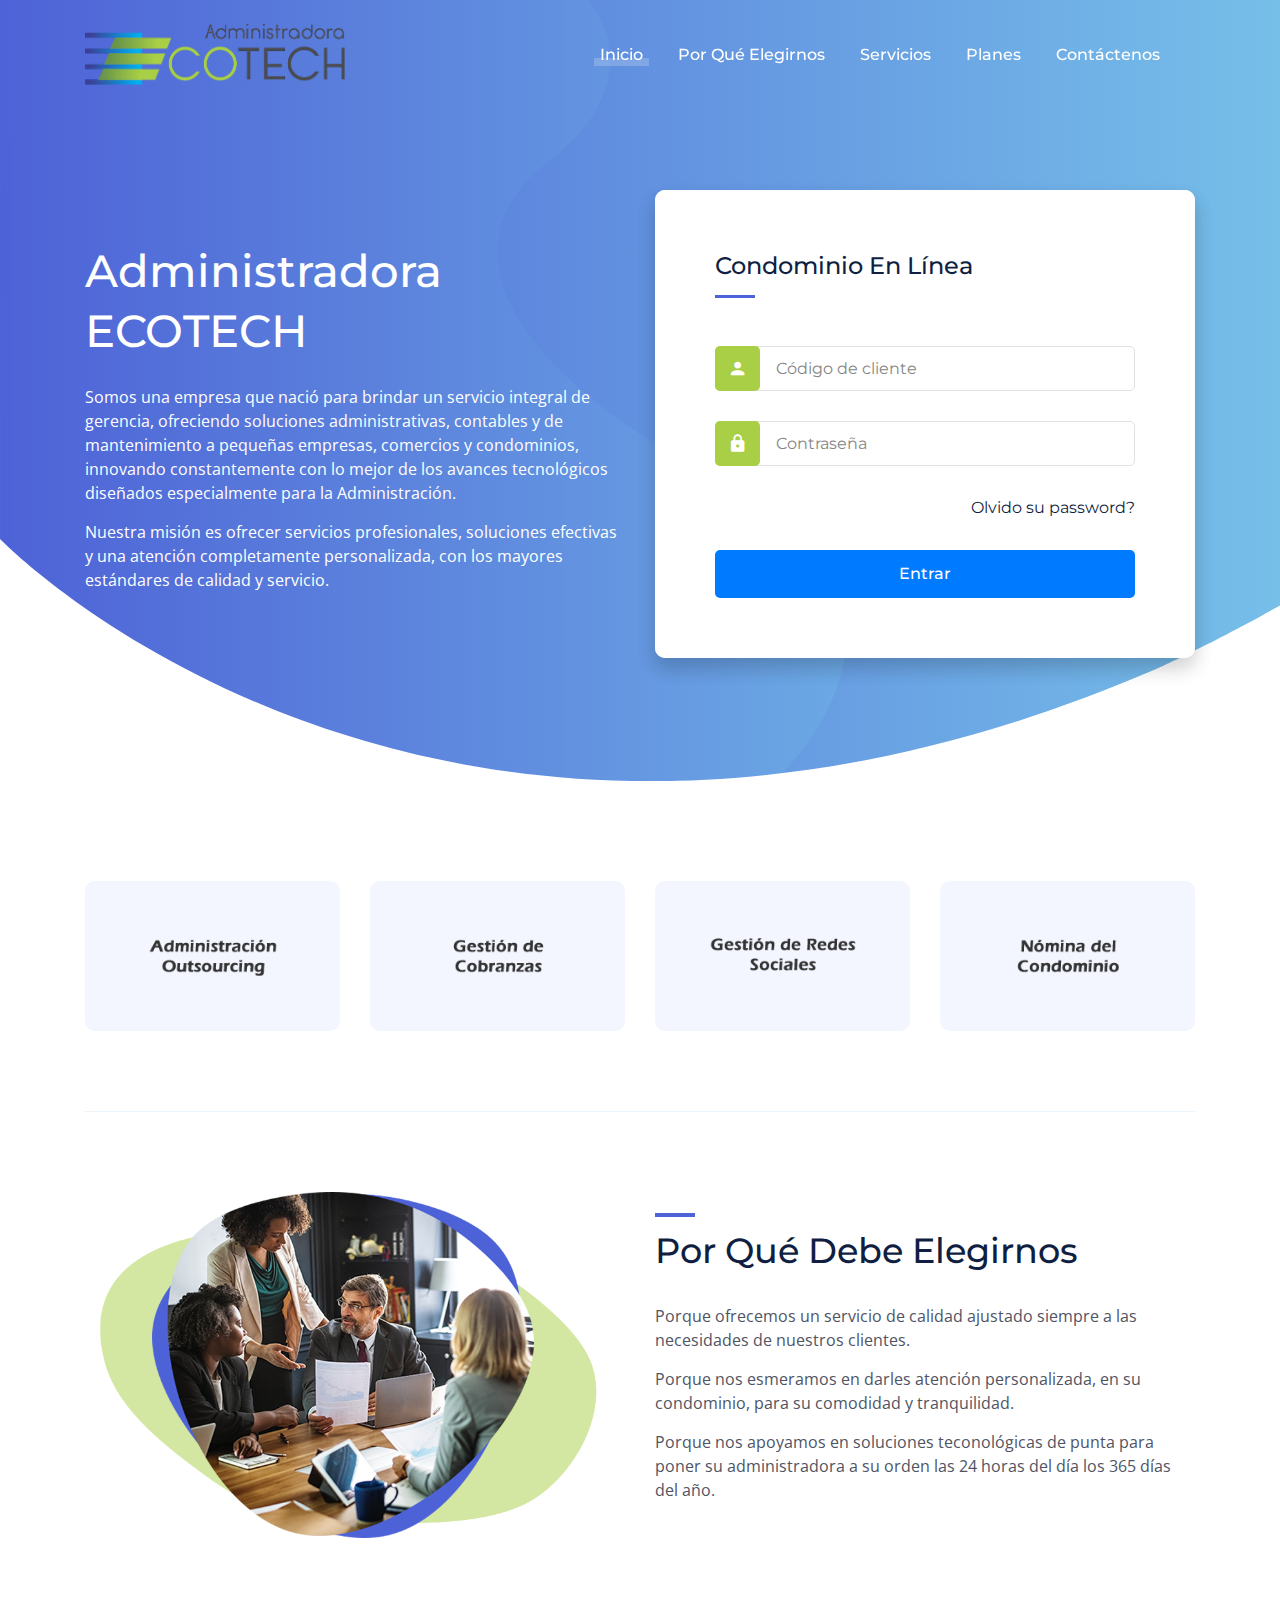
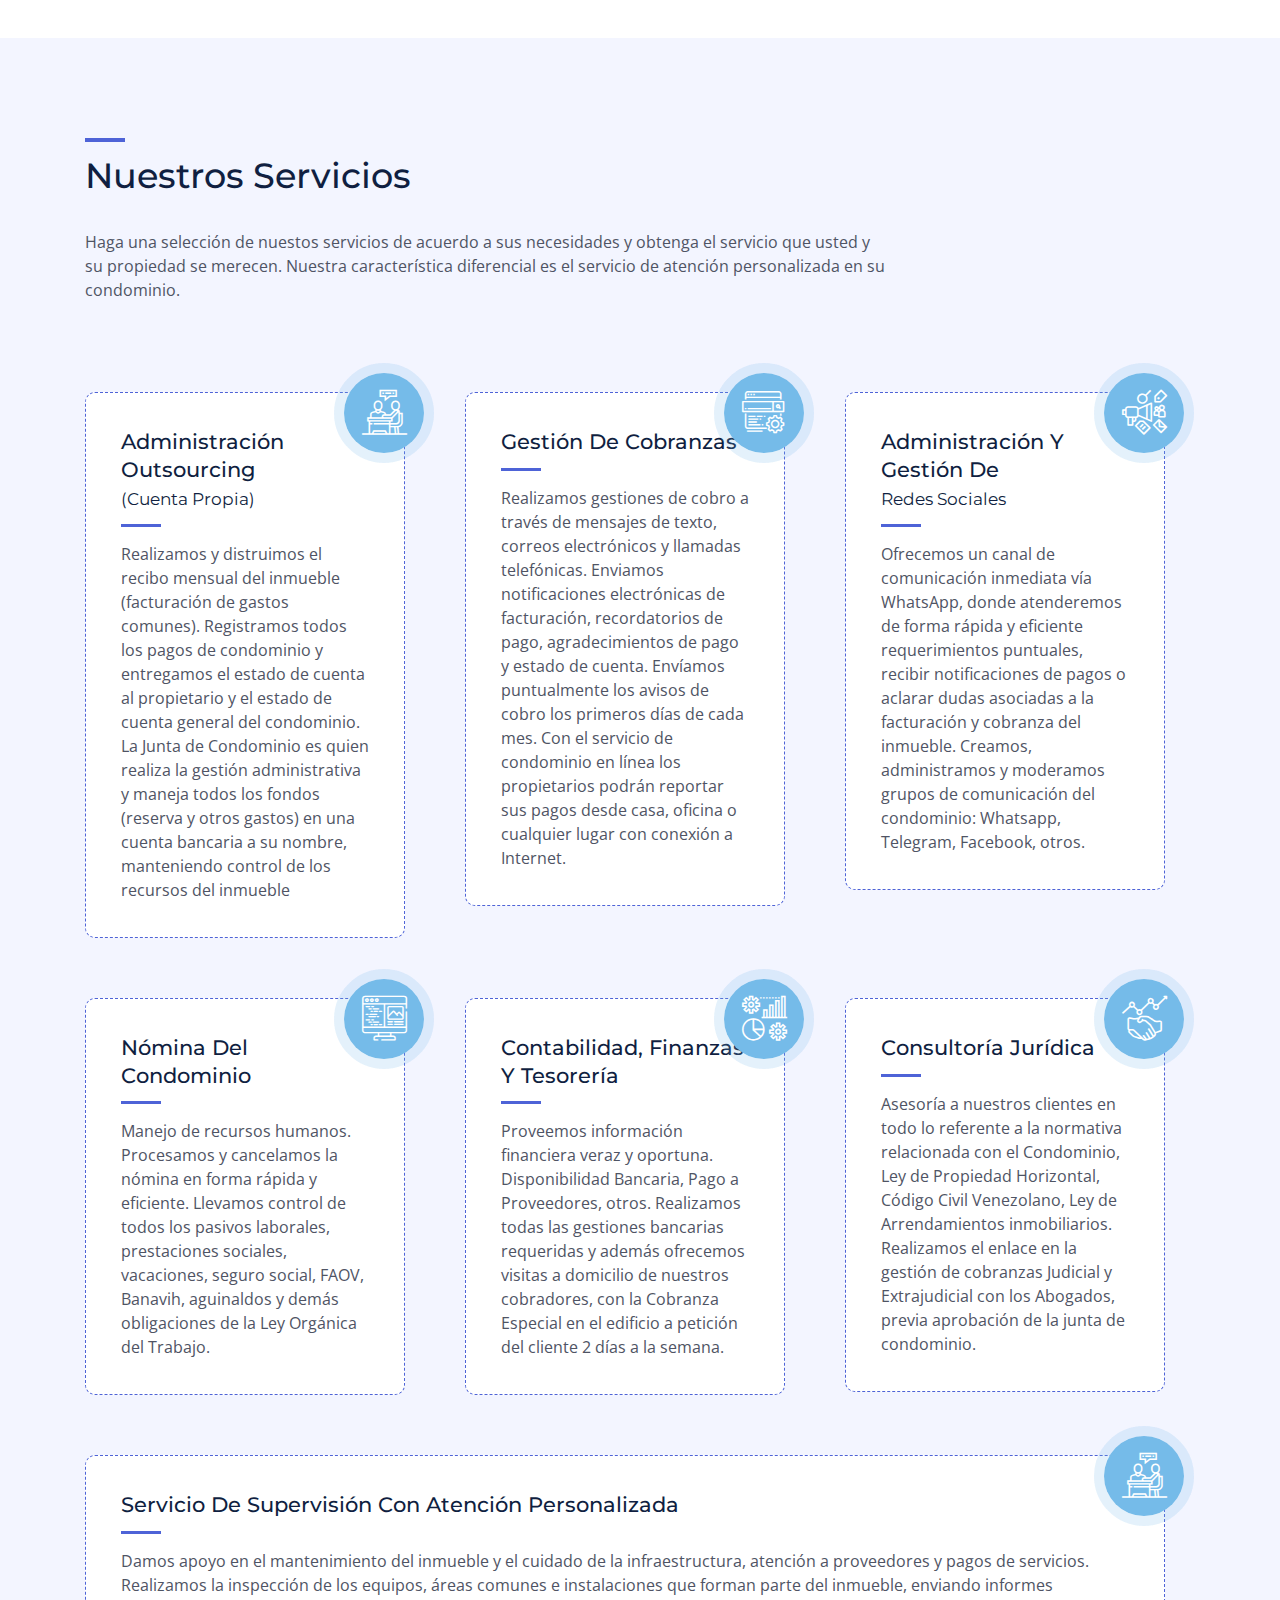
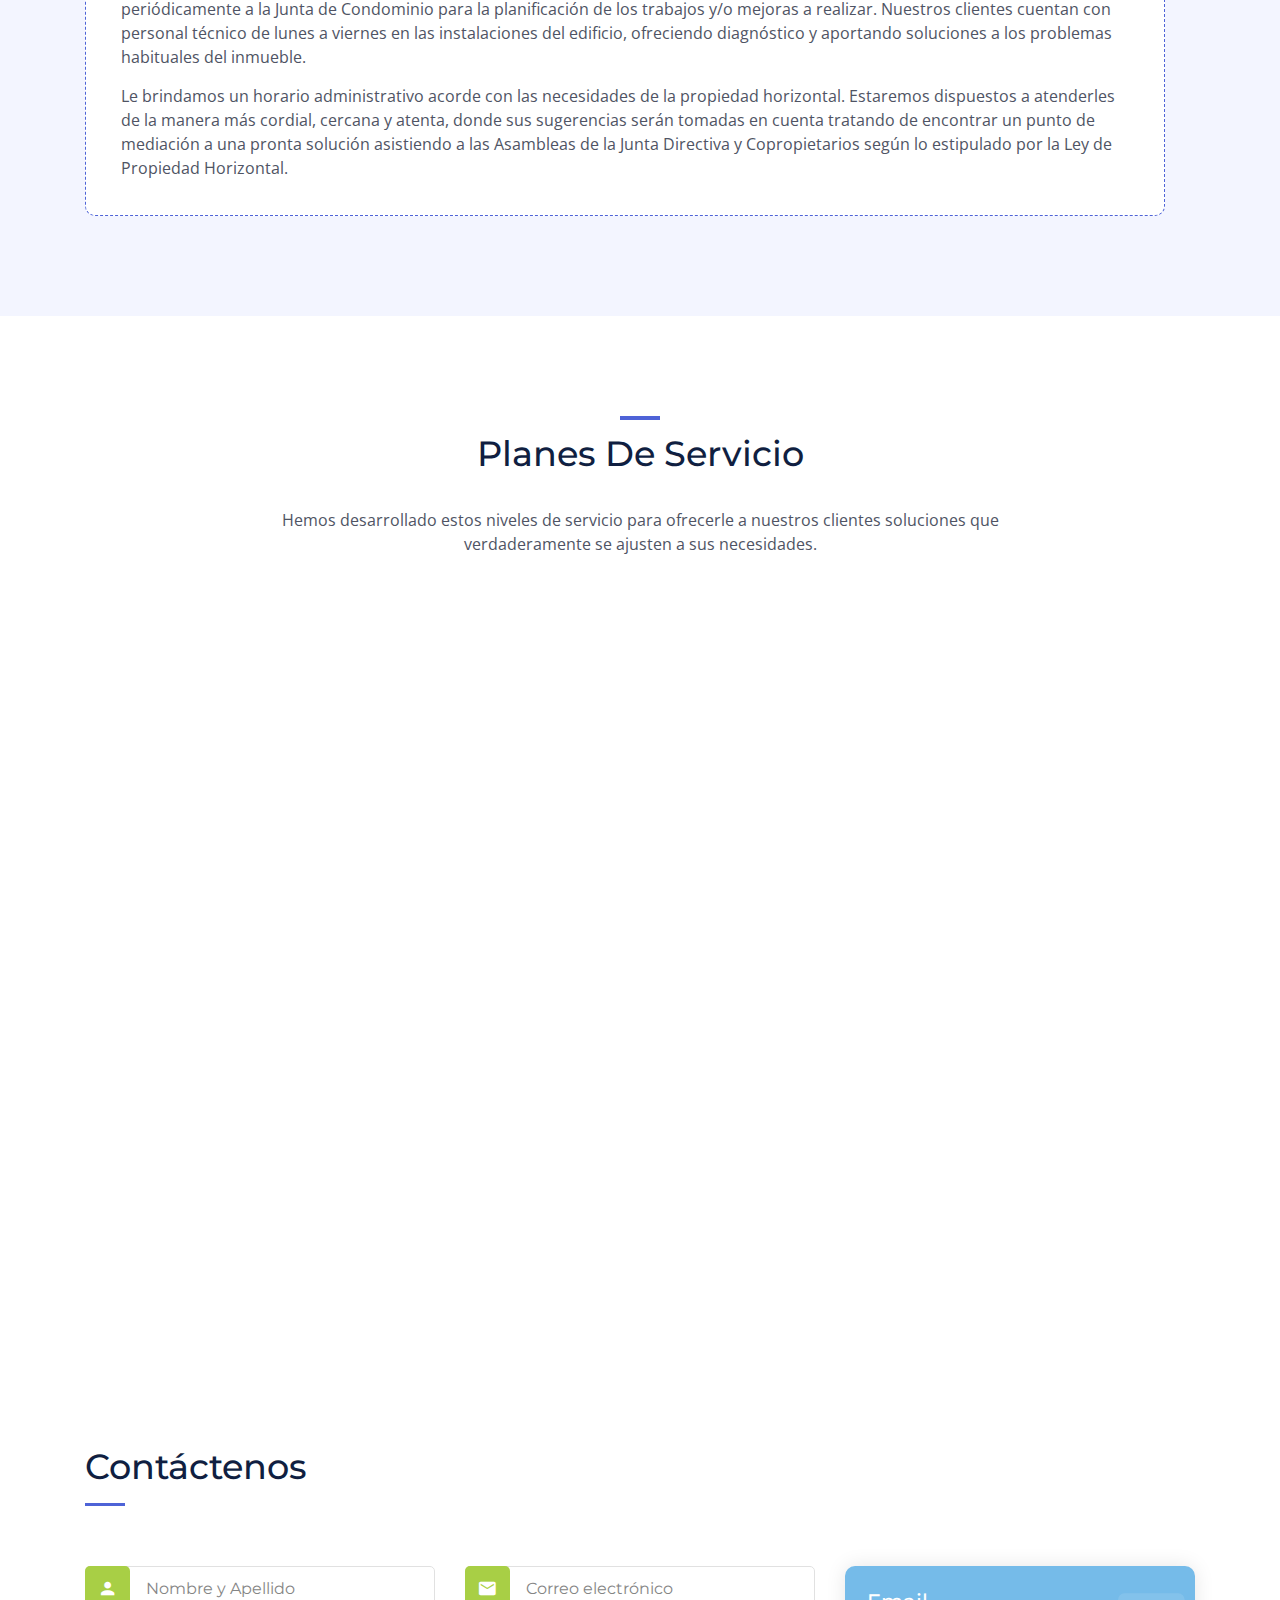
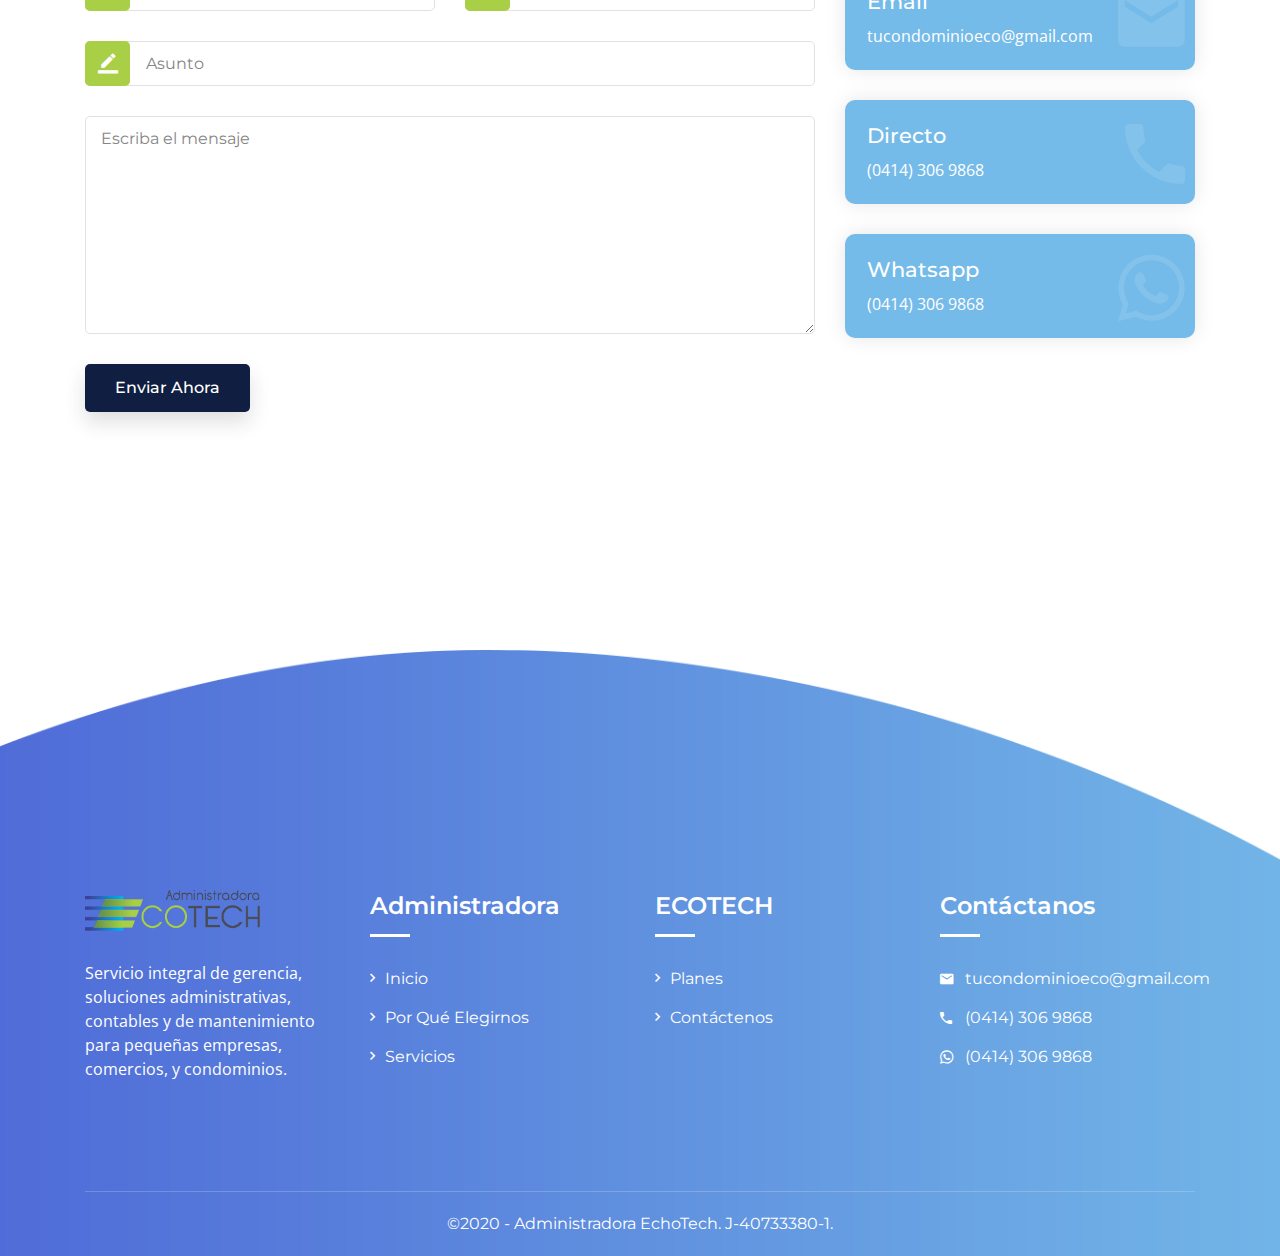
<file: index.html>
<!doctype html>
<html lang="es">
<head>
<!-- Required meta tags -->
<meta charset="utf-8">
<meta name="viewport" content="width=device-width, initial-scale=1, shrink-to-fit=no">
<!-- Bootstrap CSS -->
<link type="text/css" rel="stylesheet" media="all" href="vendor/bootstrap/css/bootstrap.min.css">
<!-- Vendor/Plugins CSS -->
<link type="text/css" rel="stylesheet" media="all" href="vendor/animate-css/animate.min.css">
<link type="text/css" rel="stylesheet" media="all" href="vendor/slick/slick.css">
<link type="text/css" rel="stylesheet" media="all" href="vendor/slick/slick-theme.css">
<link type="text/css" rel="stylesheet" media="all" href="vendor/magnific-popup/magnific-popup.css">
<link type="text/css" rel="stylesheet" media="all"
    href="https://fonts.googleapis.com/css?family=Montserrat:400,500,600,700%7COpen+Sans:400,600,700&display=swap">
<link type="text/css" rel="stylesheet" media="all"
    href="vendor/material-design-iconic-font/css/material-design-iconic-font.min.css">
<link type="text/css" rel="stylesheet" media="all" href="fonts/flaticon/flaticon.css">
<!-- Bootbox Template CSS -->
<link type="text/css" rel="stylesheet" media="all" href="css/main.css">
<title>Administradora EcoTech</title>
<link rel="apple-touch-icon" sizes="57x57" href="img/favicon/apple-icon-57x57.png">
<link rel="apple-touch-icon" sizes="60x60" href="img/favicon/apple-icon-60x60.png">
<link rel="apple-touch-icon" sizes="72x72" href="img/favicon/apple-icon-72x72.png">
<link rel="apple-touch-icon" sizes="76x76" href="img/favicon/apple-icon-76x76.png">
<link rel="apple-touch-icon" sizes="114x114" href="img/favicon/apple-icon-114x114.png">
<link rel="apple-touch-icon" sizes="120x120" href="img/favicon/apple-icon-120x120.png">
<link rel="apple-touch-icon" sizes="144x144" href="img/favicon/apple-icon-144x144.png">
<link rel="apple-touch-icon" sizes="152x152" href="img/favicon/apple-icon-152x152.png">
<link rel="apple-touch-icon" sizes="180x180" href="img/favicon/apple-icon-180x180.png">
<link rel="icon" type="image/png" sizes="192x192" href="img/favicon/android-icon-192x192.png">
<link rel="icon" type="image/png" sizes="32x32" href="img/favicon/favicon-32x32.png">
<link rel="icon" type="image/png" sizes="96x96" href="img/favicon/favicon-96x96.png">
<link rel="icon" type="image/png" sizes="16x16" href="img/favicon/favicon-16x16.png">
<link rel="manifest" href="img/favicon/manifest.json">
<meta name="msapplication-TileColor" content="#ffffff">
<meta name="msapplication-TileImage" content="img/favicon/ms-icon-144x144.png">
<meta name="theme-color" content="#ffffff">

<meta name="description" content="Servicio de administración Integral para condominios, residencias, comercios y centros comerciales en Venezuela" />
<meta name="author" content="Pronet Soluciones 21" />
<meta name="robots" content="index,follow" />
<meta name="keywords" content="administradora de condominio, condominios, condominios centro comercial" />
<meta name="viewport" content="width=device-width, initial-scale=1, maximum-scale=1" />
<meta name="DC.Title" content="Administradora de Condominios EcoTech" />
<meta name="DC.Description" content="servicio de administración de condominios, residencial, comercios y centro comercial en Venezuela" />
<meta name="DC.Creator" content="Egdar Messia(pronet21.com)" />
<meta name="DC.Type" content="Software" />
<meta name="VW96.Objectype" content="document" />
<meta name="revisit" content="1 days" />
</head>

<body id="page-top" data-spy="scroll" data-target=".navbar" data-offset="50">

<!-- START Loader -->
<div id="preloader">
    <div class="blobs">
        <div class="blob-center"></div>
        <div class="blob"></div>
        <div class="blob"></div>
        <div class="blob"></div>
        <div class="blob"></div>
        <div class="blob"></div>
        <div class="blob"></div>
    </div>
</div>
<!-- END Loader -->

<!-- START Header -->
<header class="header position-relative">
    <!-- START Navigation -->
    <div class="navigation-bar" id="affix">
        <div class="container">
            <nav class="navbar navbar-expand-lg navbar-light navbar-reset">
                <a class="logo" href="index.html">
                    <img class="logo-default" src="img/logo.png" alt="Bootbox">
                </a>
                <button class="navbar-toggler border-0 p-0" type="button" data-toggle="collapse"
                    data-target="#theme-navbar" aria-controls="theme-navbar" aria-expanded="false"
                    aria-label="Toggle navigation">
                    <span class="navbar-toggler-lines"></span>
                </button>
                <div class="collapse navbar-collapse" id="theme-navbar">
                    <ul class="navbar-nav ml-auto">
                        <li class="nav-item">
                            <a class="nav-link" href="#home">Inicio</a>
                        </li>
                        <li class="nav-item">
                            <a class="nav-link" href="#about">Por qué elegirnos</a>
                        </li>
                        <li class="nav-item">
                            <a class="nav-link" href="#service">Servicios</a>
                        </li>
                        <li class="nav-item">
                            <a class="nav-link" href="#price">Planes</a>
                        </li>
                        <li class="nav-item">
                            <a class="nav-link" href="#contact">Contáctenos</a>
                        </li>
                    </ul>
                    <!--div class="my-3 my-lg-0">
                        <a href="#" class="btn btn-custom">Login</a>
                    </div-->
                </div>
            </nav>
        </div>
    </div>
    <!-- END Navigation -->
</header>
<!-- END Header -->

<!-- START Section Hero -->
<section class="section-hero" id="home">
    <div class="banner position-relative">
        <div class="container">
            <div class="row align-items-center">
                <div class="col-lg-6 col-12 text-lg-left text-center" data-wow-delay="0.2s">
                    <div class="banner-text">
                        <h1 class="c-white mb-3 mb-md-4">Administradora ECOTECH</h1>
                        <p class="c-white">Somos una empresa que nació para brindar un 
                            servicio integral de gerencia, ofreciendo soluciones
                            administrativas, contables y de mantenimiento a pequeñas 
                            empresas, comercios y condominios, innovando constantemente 
                            con lo mejor de los avances tecnológicos diseñados 
                            especialmente para la Administración.</p>
                        <p class="c-white">Nuestra misión es ofrecer servicios profesionales, 
                            soluciones efectivas y una atención completamente 
                            personalizada, con los mayores estándares de calidad y servicio.</p>
                    </div>
                </div>
                <div class="col-lg-6 col-12 d-none d-lg-block wow zoomIn" data-wow-delay="0.4s">
                    <div id="login-box" class="widget-box login-box bg-white visible">
                        <div class="form-wrap bg-white">
                                <h4 class="btm-sep pb-3 mb-5">Condominio en línea</h4>
                                <form class="form" method="post" action="#">
                                    <input type="hidden" id="login" value="1" />
                                    <div class="row">
                                        <div class="col-md-12">
                                            <div id="error_login"></div>
                                        </div>
                                        <div class="col-12">
                                            <div class="form-group position-relative">
                                                <span class="zmdi zmdi-account"></span>
                                                <input type="text" id="cedula" class="form-control" placeholder="Código de cliente">
                                            </div>
                                        </div>
                                        <div class="col-12">
                                            <div class="form-group position-relative">
                                                <span class="zmdi zmdi-lock"></span>
                                                <input type="password" id="password" class="form-control" placeholder="Contraseña">
                                            </div>
                                        </div>
                                        <div class="toolbar col-12 text-lg-right">
                                            <a href="#" class="c-black" data-target="#forgot-box">Olvido su password?</a>
                                        </div>
                                        <div class="col-12 mt-30">
                                            <button type="button" id="login-submit" class="btn btn-lg btn-primary btn-block">Entrar
                                            </button>
                                        </div>
                                    </div>
                                </form>
                            </div>
                    </div>
                    <div id="forgot-box" class="widget-box login-box bg-white forgot-box">
                        <div class="form-wrap bg-white">
                                <h4 class="btm-sep pb-3 mb-5">Recuperar contraseña</h4>
                                <form class="form" method="post" action="#">
                                    <div class="row">
                                        <div class="col-md-12">
                                            <div id="error_forgot"></div>
                                        </div>
                                        <div class="col-12">
                                            <div class="form-group position-relative">
                                                <span class="zmdi zmdi-account"></span>
                                                <input type="text" id="codigo_cliente" class="form-control" placeholder="Código de cliente">
                                            </div>
                                        </div>
                                        <div class="toolbar col-12 text-lg-right">
                                            <a href="#" class="c-black" data-target="#login-box"><i class="zmdi zmdi-arrow-left"></i> Regresar al inicio</a>
                                        </div>
                                        <div class="col-12 mt-30">
                                            <button type="button" id="forgot-submit" class="btn btn-lg btn-primary btn-block">Enviar
                                            </button>
                                        </div>
                                    </div>
                                </form>
                            </div>
                    </div>
                </div>
            </div>
        </div>
    </div>
    <div class="curve-shape">
        <svg xmlns:xlink="http://www.w3.org/1999/xlink" xmlns="http://www.w3.org/2000/svg" width="846px"
            height="875px">
            <defs>
                <linearGradient id="PSgrad_0" x1="0%" x2="100%" y1="0%" y2="0%">
                    <stop offset="0%" stop-color="rgb(112,90,228)" stop-opacity="1" />
                    <stop offset="0%" stop-color="rgb(78,98,215)" stop-opacity="1" />
                    <stop offset="100%" stop-color="rgb(118,190,233)" stop-opacity="1" />
                </linearGradient>

            </defs>
            <path fill-rule="evenodd" opacity="0.4" fill="rgb(113, 180, 231)"
                d="M772.494,875.000 C772.494,875.000 1003.238,671.570 647.028,530.599 C647.028,530.599 385.842,375.193 552.111,250.572 C645.545,180.541 651.008,41.335 376.458,5.950 C376.458,5.950 223.512,-23.950 130.756,50.715 C130.756,50.715 0.060,131.198 -0.000,300.905 C-0.049,439.755 1.152,875.000 1.152,875.000 L772.494,875.000 Z" />
            <path fill="url(#PSgrad_0)"
                d="M772.494,875.000 C772.494,875.000 1003.238,671.570 647.028,530.599 C647.028,530.599 385.842,375.193 552.111,250.572 C645.545,180.541 651.008,41.335 376.458,5.950 C376.458,5.950 223.512,-23.950 130.756,50.715 C130.756,50.715 0.060,131.198 -0.000,300.905 C-0.049,439.755 1.152,875.000 1.152,875.000 L772.494,875.000 Z" />
        </svg>
    </div>
</section>
<!-- END Section Hero -->

<!-- START Section About -->
<section class="about-section bg-white" id="about">
    <div class="container">
        <div class="clients">
            <div class="client-slider" id="client-slider">
                <div class="item">
                    <img src="img/client/client-1.png" alt="clients">
                </div>
                <div class="item">
                    <img src="img/client/client-2.png" alt="clients">
                </div>
                <div class="item">
                    <img src="img/client/client-3.png" alt="clients">
                </div>
                <div class="item">
                    <img src="img/client/client-4.png" alt="clients">
                </div>
                <div class="item">
                    <img src="img/client/client-5.png" alt="clients">
                </div>
                <div class="item">
                    <img src="img/client/client-6.png" alt="clients">
                </div>
            </div>
        </div>
        <div class="row align-items-center">
            <div class="col-lg-6 order-lg-last text-center text-lg-left">
                <div class="title-left">
                    <h3 class="top-sep">Por qué debe elegirnos</h3>
                </div>
                <p>Porque ofrecemos un servicio de calidad ajustado siempre a
                    las necesidades de nuestros clientes.</p>
                <p>Porque nos esmeramos en darles atención personalizada, en 
                    su condominio, para su comodidad y tranquilidad.</p>
                <p>Porque nos apoyamos en soluciones teconológicas de punta
                para poner su administradora a su orden las 24 horas del día
                los 365 días del año.</p>
            </div>
            <div class="col-lg-6 d-none d-lg-block order-lg-first">
                <img src="img/pages/about-img.png" class="img-fluid pr-lg-4" alt="Administradora EcoTech">
            </div>
        </div>
    </div>
</section>
<!-- END Section About -->

<!-- START Section Services -->
<section class="service-section overlay-bg bg-light sp-100-70" id="service">
    <div class="container">
        <div class="row">
            <div class="col-12">
                <div class="section-title title-left text-center text-lg-left">
                    <h3 class="top-sep">Nuestros servicios</h3>
                    <p>Haga una selección de nuestos servicios de acuerdo a sus
                        necesidades y obtenga el servicio que usted y su propiedad
                        se merecen. Nuestra característica diferencial es el
                    servicio de atención personalizada en su condominio.</p>
                </div>
            </div>
        </div>
        <div class="row">
            <div class="col-xl-4 col-md-6 col-12 mb-30">
                <div class="service-box">
                    <div class="icon-box">
                        <i class="flaticon-consultation"></i>
                    </div>
                    <h5 class="btm-sep">Administración outsourcing <br><small>(Cuenta Propia)</small></h5>
                    <p>Realizamos y distruimos el recibo mensual del inmueble (facturación de gastos comunes).
                        Registramos todos los pagos de condominio y entregamos el estado de cuenta al propietario
                        y el estado de cuenta general del condominio.
                        La Junta de Condominio es quien realiza la gestión administrativa y 
                        maneja todos los fondos (reserva y otros gastos) 
                        en una cuenta bancaria a su nombre, manteniendo control de los recursos del inmueble</p>
                </div>
            </div>
            <div class="col-xl-4 col-md-6 col-12 mb-30">
                <div class="service-box">
                    <div class="icon-box">
                        <i class="flaticon-search-engine"></i>
                    </div>
                    <h5 class="btm-sep">Gestión de cobranzas</h5>
                    <p>Realizamos gestiones de cobro a través de mensajes de texto, correos 
                       electrónicos y llamadas telefónicas. Enviamos notificaciones electrónicas de 
                       facturación, recordatorios de pago, agradecimientos de pago y estado de cuenta.
                       Envíamos puntualmente los avisos de cobro los primeros días de cada mes.
                       Con el servicio de condominio en línea los propietarios podrán reportar sus pagos
                       desde casa, oficina o cualquier lugar con conexión a Internet.
                    </p>
                </div>
            </div>
            <div class="col-xl-4 col-md-6 col-12 mb-30">
                <div class="service-box">
                    <div class="icon-box">
                        <i class="flaticon-seo"></i>
                    </div>
                    <h5 class="btm-sep">Administración y gestión de <br><small>Redes Sociales</small></h5>
                    <p>Ofrecemos un canal de comunicación inmediata vía WhatsApp, 
                        donde atenderemos de forma rápida y eficiente requerimientos puntuales, 
                        recibir notificaciones de pagos o aclarar dudas asociadas 
                        a la facturación y cobranza del inmueble. 
                        Creamos, administramos y moderamos grupos de comunicación del condominio:
                        Whatsapp, Telegram, Facebook, otros.
                    </p>
                </div>
            </div>
            <div class="col-xl-4 col-md-6 col-12 mb-30">
                <div class="service-box">
                    <div class="icon-box">
                        <i class="flaticon-computer"></i>
                    </div>
                    <h5 class="btm-sep">Nómina del condominio</h5>
                    <p>Manejo de recursos humanos. Procesamos y cancelamos
                        la nómina en forma rápida y eficiente. Llevamos control
                        de todos los pasivos laborales, prestaciones sociales,
                        vacaciones, seguro social, FAOV, Banavih, aguinaldos 
                        y demás obligaciones de la Ley Orgánica del Trabajo.
                    </p>
                </div>
            </div>
            <div class="col-xl-4 col-md-6 col-12 mb-30">
                <div class="service-box">
                    <div class="icon-box">
                        <i class="flaticon-management"></i>
                    </div>
                    <h5 class="btm-sep">Contabilidad, Finanzas y Tesorería</h5>
                    <p>Proveemos información financiera veraz y oportuna. 
                        Disponibilidad Bancaria, Pago a Proveedores, otros. 
                        Realizamos todas las gestiones bancarias requeridas 
                        y además ofrecemos visitas a domicilio de nuestros cobradores, 
                        con la Cobranza Especial en el edificio a petición del cliente 2 días a la semana.
                    </p>
                </div>
            </div>
            <div class="col-xl-4 col-md-6 col-12 mb-30">
                <div class="service-box">
                    <div class="icon-box">
                        <i class="flaticon-deal"></i>
                    </div>
                    <h5 class="btm-sep">Consultoría Jurídica</h5>
                    <p>Asesoría a nuestros clientes en todo lo referente a la normativa relacionada con el Condominio, Ley de Propiedad Horizontal, Código Civil Venezolano, Ley de Arrendamientos inmobiliarios. Realizamos el enlace en la gestión de cobranzas Judicial y Extrajudicial con los Abogados, previa aprobación de la junta de condominio.</p>
                </div>
            </div>
            <div class="col-xl-12 col-md-6 col-12 mb-30">
                <div class="service-box">
                    <div class="icon-box">
                        <i class="flaticon-consultation"></i>
                    </div>
                    <h5 class="btm-sep">Servicio de Supervisión con Atención Personalizada</h5>
                    <p>Damos apoyo en el mantenimiento del inmueble y el cuidado de la infraestructura, atención a proveedores y pagos de servicios. Realizamos la inspección de los equipos, áreas comunes e instalaciones que forman parte del inmueble, enviando informes periódicamente a la Junta de Condominio para la planificación de los trabajos y/o mejoras a realizar. Nuestros clientes cuentan con personal técnico de lunes a viernes en las instalaciones del edificio, ofreciendo diagnóstico y aportando soluciones a los problemas habituales del inmueble.</p>
                    <p>Le brindamos un horario administrativo acorde con las necesidades de la propiedad horizontal. Estaremos dispuestos a atenderles de la manera más cordial, cercana y atenta, donde sus sugerencias serán tomadas en cuenta tratando de encontrar un punto de mediación a una pronta solución asistiendo a las Asambleas de la Junta Directiva y Copropietarios según lo estipulado por la Ley de Propiedad Horizontal.</p>
                </div>
            </div>
        </div>
    </div>
</section>
<!-- END Section Services -->

<!-- START Section Pricing -->
<section class="bg-white sp-100-70" id="price">
    <div class="container">
        <div class="row">
            <div class="col-12">
                <div class="section-title">
                    <h3 class="top-c-sep">Planes de servicio</h3>
                    <p>Hemos desarrollado estos niveles  de servicio para ofrecerle
                        a nuestros clientes soluciones que verdaderamente se ajusten a sus 
                        necesidades.</p>
                </div>
            </div>
        </div>
        <div class="tab-content wow fadeIn">
            <div role="tabpanel" class="tab-pane fade show active" id="yearly">
                <div class="row justify-content-center">
                    <div class="col-md-6 col-lg-4 mb-30">
                        <div class="price-item text-center">
                            <div class="price-top">
                                <h4>Nivel 1</h4>
                            </div>
                            <div class="price-content">
                                <ul class="border-bottom mb-30 mt-md-4 pb-3 text-left">
                                    <li>
                                        <i class="zmdi zmdi-check mr-2"></i>
                                        <span class="c-black"> Administración outsourcing</span>
                                    </li>
                                    <li>
                                        <i class="zmdi zmdi-check mr-2"></i>
                                        <span class="c-black"> Gestión de cobranza</span>
                                    </li>
                                    <li>
                                        <i class="zmdi zmdi-check mr-2"></i>
                                        <span class="c-black"> Redes Sociales</span>
                                    </li>
                                    <li>
                                        <i class="zmdi zmdi-close mr-2"></i>
                                        <span> Nómina</span>
                                    </li>
                                    <li>
                                        <i class="zmdi zmdi-close mr-2"></i>
                                        <span> Contabilidad, Finanzas, Tesorería</span>
                                    </li>
                                    <li>
                                        <i class="zmdi zmdi-close mr-2"></i>
                                        <span> Consultoría Jurídica</span>
                                    </li>
                                    <li>
                                        <i class="zmdi zmdi-close mr-2"></i>
                                        <span> Supervisión, Atencíon personalizada</span>
                                    </li>
                                </ul>
                            </div>
                        </div>
                    </div>
                    <div class="col-md-6 col-lg-4 mb-30">
                        <div class="price-item text-center popular">
                            <div class="price-top">
                                <h4>Nivel 2</h4>
                            </div>
                            <div class="price-content">
                                <ul class="border-bottom mb-30 mt-md-4 pb-3 text-left">
                                    <li>
                                        <i class="zmdi zmdi-check mr-2"></i>
                                        <span class="c-black"> Administración outsourcing</span>
                                    </li>
                                    <li>
                                        <i class="zmdi zmdi-check mr-2"></i>
                                        <span class="c-black"> Gestión de cobranza</span>
                                    </li>
                                    <li>
                                        <i class="zmdi zmdi-check mr-2"></i>
                                        <span class="c-black"> Redes Sociales</span>
                                    </li>
                                    <li>
                                        <i class="zmdi zmdi-check mr-2"></i>
                                        <span class="c-black"> Nómina</span>
                                    </li>
                                    <li>
                                        <i class="zmdi zmdi-check mr-2"></i>
                                        <span class="c-black"> Contabilidad, Finanzas, Tesorería</span>
                                    </li>
                                    <li>
                                        <i class="zmdi zmdi-check mr-2"></i>
                                        <span class="c-black"> Consultoría Jurídica</span>
                                    </li>
                                    <li>
                                        <i class="zmdi zmdi-close mr-2"></i>
                                        <span> Supervisión, Atencíon personalizada</span>
                                    </li>
                                </ul>
                            </div>
                        </div>
                    </div>
                    <div class="col-md-6 col-lg-4 mb-30">
                        <div class="price-item text-center">
                            <div class="price-top">
                                <h4>Nivel 3</h4>
                            </div>
                            <div class="price-content">
                                <ul class="border-bottom mb-30 mt-md-4 pb-3 text-left">
                                    <li>
                                        <i class="zmdi zmdi-check mr-2"></i>
                                        <span class="c-black"> Administración outsourcing</span>
                                    </li>
                                    <li>
                                        <i class="zmdi zmdi-check mr-2"></i>
                                        <span class="c-black"> Gestión de cobranza</span>
                                    </li>
                                    <li>
                                        <i class="zmdi zmdi-check mr-2"></i>
                                        <span class="c-black"> Redes Sociales</span>
                                    </li>
                                    <li>
                                        <i class="zmdi zmdi-check mr-2"></i>
                                        <span class="c-black"> Nómina</span>
                                    </li>
                                    <li>
                                        <i class="zmdi zmdi-check mr-2"></i>
                                        <span class="c-black"> Contabilidad, Finanzas, Tesorería</span>
                                    </li>
                                    <li>
                                        <i class="zmdi zmdi-check mr-2"></i>
                                        <span class="c-black"> Consultoría Jurídica</span>
                                    </li>
                                    <li>
                                        <i class="zmdi zmdi-check mr-2"></i>
                                        <span class="c-black"> Supervisión, Atencíon personalizada</span>
                                    </li>
                                </ul>
                            </div>
                        </div>
                    </div>
                </div>
            </div>
        </div>
    </div>
</section>
<!-- END Section Pricing -->

<!-- START Section Contact Us -->
<section class="bg-white sp-100 contact-section" id="contact">
    <div class="container">
        <div class="row">
            <div class="col-12">
                <h3 class="btm-sep pb-3 mb-60">Contáctenos</h3>
            </div>
            <div class="col-lg-8 mb-60 mb-lg-0">
                <div class="bg-white contact-form">
                    <form class="form">
                        <div class="row">
                            <div class="col-md-12">
                                <div id="error_contact"></div>
                            </div>
                            <div class="col-md-6">
                                <div class="form-group position-relative">
                                    <span class="zmdi zmdi-account"></span>
                                    <input type="text" class="form-control" placeholder="Nombre y Apellido" id="fullName">
                                </div>
                            </div>
                            <div class="col-md-6">
                                <div class="form-group position-relative">
                                    <span class="zmdi zmdi-email"></span>
                                    <input type="text" class="form-control" placeholder="Correo electrónico" id="email">
                                </div>
                            </div>
                            <div class="col-12">
                                <div class="form-group position-relative">
                                    <span class="zmdi zmdi-border-color"></span>
                                    <input type="text" class="form-control" placeholder="Asunto"
                                        id="subject">
                                </div>
                            </div>
                            <div class="col-md-12">
                                <div class="form-group">
                                    <textarea rows="8" class="form-control" placeholder="Escriba el mensaje"
                                        id="message"></textarea>
                                </div>
                            </div>
                            <div class="col-md-12">
                                <button 
                                    type="button" 
                                    class="btn btn-lg btn-custom btn-dark" 
                                    id="contact-submit"
                                    data-loading-text="<i class='fa fa-icon-refresh'></i> Procesando...">Enviar ahora
                                </button>
                            </div>
                        </div>
                    </form>
                </div>
            </div>
            <div class="col-lg-4 mb-30">
                <ul class="contact-detail">
                        <li class="mb-30">
                            <i class="zmdi zmdi-email"></i>
                            <h5 class="mb-2 c-white">Email</h5>
                            <p class="mb-0 c-white">tucondominioeco@gmail.com</p>
                        </li>
                        <li class="mb-30">
                            <i class="zmdi zmdi-phone"></i>
                            <h5 class="mb-2 c-white">Directo</h5>
                            <p class="mb-0 c-white">(0414) 306 9868</p>
                        </li>
                        <li class="mb-0">
                            <i class="zmdi zmdi-whatsapp"></i>
                            <h5 class="mb-2 c-white">Whatsapp</h5>
                            <p class="mb-0 c-white">(0414) 306 9868</p>
                        </li>
                    </ul>
            </div>
        </div>
    </div>
</section>
<!-- END Section Contact Us -->

<!-- START Section CTA -->
<section class="cta-section position-relative">
    <div class="container">
        <div class="cta-box bg-white wow fadeInUp" data-wow-delay="0.2s">
            <h3>Comienza a trabajar con nosotros hoy!</h3>
            <p class="mb-30 mx-auto">Somo la evolución del servicio de administración
                de condominios en Venezuela. Conctánetos, queremos ofrecerle nuestra
                propuesta de servicios profesionales, atención personalizada en su
                condominio, ajustado a los mayores estándares de calidad.
            </p>
        </div>
    </div>
</section>
<!-- END Section CTA -->

<!-- START Footer -->
<footer class="bg-white footer">
    <div class="container">
        <div class="footer-top">
            <div class="row">
                <div class="col-md-6 col-xl-3 mb-30">
                    <div class="mb-30">
                        <img class="logo-footer" src="img/logo.png" alt="Bootbox">
                    </div>
                    <p class="mb-30 c-white">
                        Servicio integral de gerencia, soluciones administrativas,
                        contables y de mantenimiento para pequeñas empresas, comercios,
                        y condominios.
                    </p>
                    <!--div class="socials">
                        <a href="#" class="zmdi zmdi-facebook"></a>
                        <a href="#" class="zmdi zmdi-twitter"></a>
                        <a href="#" class="zmdi zmdi-google"></a>
                        <a href="#" class="zmdi zmdi-instagram"></a>
                    </div-->
                </div>
                <div class="col-md-6 col-xl-3 mb-30">
                    <h4 class="btm-sep pb-3 mb-30 c-white font-weight-semi-bolder">Administradora</h4>
                    <div class="foot-links">
                        <a href="#home">Inicio</a>
                        <a href="#about">Por qué elegirnos</a>
                        <a href="#service">Servicios</a>
                    </div>
                </div>
                <div class="col-md-6 col-xl-3 mb-30">
                    <h4 class="btm-sep pb-3 mb-30 c-white font-weight-semi-bolder">ECOTECH</h4>
                    <div class="foot-links">
                        <a href="#price">Planes</a>
                        <a href="#contact">Contáctenos</a>
                    </div>
                </div>
                <div class="col-md-6 col-xl-3 mb-30">
                    <h4 class="btm-sep pb-3 mb-30 c-white font-weight-semi-bolder">Contáctanos</h4>
                    <ul class="contact-info mt-4">
                        <li>
                            <i class="zmdi zmdi-email"></i>
                            tucondominioeco@gmail.com
                        </li>
                        <li>
                            <i class="zmdi zmdi-phone"></i>
                            (0414) 306 9868
                        </li>
                        <li>
                            <i class="zmdi zmdi-whatsapp"></i>
                            (0414) 306 9868
                        </li>
                    </ul>
                </div>
            </div>
        </div>
        <div class="copyright text-center c-white">
            ©2020 - Administradora EchoTech. <span class="d-none d-md-inline-block">J-40733380-1.</span>
        </div>
    </div>
</footer>
<!-- END Footer -->

<!-- START Scroll-To-Top -->
<a id="back-top" class="back-top" href="javascript:void(0)">
    <span class="zmdi zmdi-triangle-up mb-1"></span>
</a>
<!-- END Scroll-To-Top -->

<!-- Global Required JS -->
<script src="vendor/jquery/jquery.min.js"></script>
<script src="vendor/bootstrap/js/bootstrap.bundle.min.js"></script>

<!-- Vendor/Plugins JS -->
<script src="vendor/slick/slick.min.js"></script>
<script src="vendor/isotope-layout/isotope.pkgd.min.js"></script>
<script src="vendor/magnific-popup/jquery.magnific-popup.min.js"></script>
<script src="vendor/wowjs/wow.min.js"></script>

<!-- Bootbox Template JS -->
<script src="js/main.js"></script>
</body>

</html>
</file>
<file: fonts/flaticon/flaticon.css>
/*
Flaticon icon font: Flaticon
Creation date: 09/09/2019 06:32
*/

@font-face {
  font-family: "Flaticon";
  src: url("./Flaticon.eot");
  src: url("./Flaticon.eot?#iefix") format("embedded-opentype"),
       url("./Flaticon.woff2") format("woff2"),
       url("./Flaticon.woff") format("woff"),
       url("./Flaticon.ttf") format("truetype"),
       url("./Flaticon.svg#Flaticon") format("svg");
}

@media screen and (-webkit-min-device-pixel-ratio:0) {
  @font-face {
    font-family: "Flaticon";
    src: url("./Flaticon.svg#Flaticon") format("svg");
  }
}

[class^="flaticon-"]:before, [class*=" flaticon-"]:before,
[class^="flaticon-"]:after, [class*=" flaticon-"]:after {   
  font-family: Flaticon;
}

.flaticon-consultation:before { content: "\f100"; }
.flaticon-search-engine:before { content: "\f101"; }
.flaticon-computer:before { content: "\f102"; }
.flaticon-deal:before { content: "\f103"; }
.flaticon-management:before { content: "\f104"; }
.flaticon-seo:before { content: "\f105"; }
</file>
<file: vendor/material-design-iconic-font/css/material-design-iconic-font.min.css>
@font-face{font-family:Material-Design-Iconic-Font;src:url(../fonts/Material-Design-Iconic-Font.woff2?v=2.2.0) format('woff2'),url(../fonts/Material-Design-Iconic-Font.woff?v=2.2.0) format('woff'),url(../fonts/Material-Design-Iconic-Font.ttf?v=2.2.0) format('truetype')}.zmdi{display:inline-block;font:normal normal normal 14px/1 'Material-Design-Iconic-Font';font-size:inherit;text-rendering:auto;-webkit-font-smoothing:antialiased;-moz-osx-font-smoothing:grayscale}.zmdi-hc-lg{font-size:1.33333333em;line-height:.75em;vertical-align:-15%}.zmdi-hc-2x{font-size:2em}.zmdi-hc-3x{font-size:3em}.zmdi-hc-4x{font-size:4em}.zmdi-hc-5x{font-size:5em}.zmdi-hc-fw{width:1.28571429em;text-align:center}.zmdi-hc-ul{padding-left:0;margin-left:2.14285714em;list-style-type:none}.zmdi-hc-ul>li{position:relative}.zmdi-hc-li{position:absolute;left:-2.14285714em;width:2.14285714em;top:.14285714em;text-align:center}.zmdi-hc-li.zmdi-hc-lg{left:-1.85714286em}.zmdi-hc-border{padding:.1em .25em;border:solid .1em #9e9e9e;border-radius:2px}.zmdi-hc-border-circle{padding:.1em .25em;border:solid .1em #9e9e9e;border-radius:50%}.zmdi.pull-left{float:left;margin-right:.15em}.zmdi.pull-right{float:right;margin-left:.15em}.zmdi-hc-spin{-webkit-animation:zmdi-spin 1.5s infinite linear;animation:zmdi-spin 1.5s infinite linear}.zmdi-hc-spin-reverse{-webkit-animation:zmdi-spin-reverse 1.5s infinite linear;animation:zmdi-spin-reverse 1.5s infinite linear}@-webkit-keyframes zmdi-spin{0%{-webkit-transform:rotate(0deg);transform:rotate(0deg)}100%{-webkit-transform:rotate(359deg);transform:rotate(359deg)}}@keyframes zmdi-spin{0%{-webkit-transform:rotate(0deg);transform:rotate(0deg)}100%{-webkit-transform:rotate(359deg);transform:rotate(359deg)}}@-webkit-keyframes zmdi-spin-reverse{0%{-webkit-transform:rotate(0deg);transform:rotate(0deg)}100%{-webkit-transform:rotate(-359deg);transform:rotate(-359deg)}}@keyframes zmdi-spin-reverse{0%{-webkit-transform:rotate(0deg);transform:rotate(0deg)}100%{-webkit-transform:rotate(-359deg);transform:rotate(-359deg)}}.zmdi-hc-rotate-90{-webkit-transform:rotate(90deg);-ms-transform:rotate(90deg);transform:rotate(90deg)}.zmdi-hc-rotate-180{-webkit-transform:rotate(180deg);-ms-transform:rotate(180deg);transform:rotate(180deg)}.zmdi-hc-rotate-270{-webkit-transform:rotate(270deg);-ms-transform:rotate(270deg);transform:rotate(270deg)}.zmdi-hc-flip-horizontal{-webkit-transform:scale(-1,1);-ms-transform:scale(-1,1);transform:scale(-1,1)}.zmdi-hc-flip-vertical{-webkit-transform:scale(1,-1);-ms-transform:scale(1,-1);transform:scale(1,-1)}.zmdi-hc-stack{position:relative;display:inline-block;width:2em;height:2em;line-height:2em;vertical-align:middle}.zmdi-hc-stack-1x,.zmdi-hc-stack-2x{position:absolute;left:0;width:100%;text-align:center}.zmdi-hc-stack-1x{line-height:inherit}.zmdi-hc-stack-2x{font-size:2em}.zmdi-hc-inverse{color:#fff}.zmdi-3d-rotation:before{content:'\f101'}.zmdi-airplane-off:before{content:'\f102'}.zmdi-airplane:before{content:'\f103'}.zmdi-album:before{content:'\f104'}.zmdi-archive:before{content:'\f105'}.zmdi-assignment-account:before{content:'\f106'}.zmdi-assignment-alert:before{content:'\f107'}.zmdi-assignment-check:before{content:'\f108'}.zmdi-assignment-o:before{content:'\f109'}.zmdi-assignment-return:before{content:'\f10a'}.zmdi-assignment-returned:before{content:'\f10b'}.zmdi-assignment:before{content:'\f10c'}.zmdi-attachment-alt:before{content:'\f10d'}.zmdi-attachment:before{content:'\f10e'}.zmdi-audio:before{content:'\f10f'}.zmdi-badge-check:before{content:'\f110'}.zmdi-balance-wallet:before{content:'\f111'}.zmdi-balance:before{content:'\f112'}.zmdi-battery-alert:before{content:'\f113'}.zmdi-battery-flash:before{content:'\f114'}.zmdi-battery-unknown:before{content:'\f115'}.zmdi-battery:before{content:'\f116'}.zmdi-bike:before{content:'\f117'}.zmdi-block-alt:before{content:'\f118'}.zmdi-block:before{content:'\f119'}.zmdi-boat:before{content:'\f11a'}.zmdi-book-image:before{content:'\f11b'}.zmdi-book:before{content:'\f11c'}.zmdi-bookmark-outline:before{content:'\f11d'}.zmdi-bookmark:before{content:'\f11e'}.zmdi-brush:before{content:'\f11f'}.zmdi-bug:before{content:'\f120'}.zmdi-bus:before{content:'\f121'}.zmdi-cake:before{content:'\f122'}.zmdi-car-taxi:before{content:'\f123'}.zmdi-car-wash:before{content:'\f124'}.zmdi-car:before{content:'\f125'}.zmdi-card-giftcard:before{content:'\f126'}.zmdi-card-membership:before{content:'\f127'}.zmdi-card-travel:before{content:'\f128'}.zmdi-card:before{content:'\f129'}.zmdi-case-check:before{content:'\f12a'}.zmdi-case-download:before{content:'\f12b'}.zmdi-case-play:before{content:'\f12c'}.zmdi-case:before{content:'\f12d'}.zmdi-cast-connected:before{content:'\f12e'}.zmdi-cast:before{content:'\f12f'}.zmdi-chart-donut:before{content:'\f130'}.zmdi-chart:before{content:'\f131'}.zmdi-city-alt:before{content:'\f132'}.zmdi-city:before{content:'\f133'}.zmdi-close-circle-o:before{content:'\f134'}.zmdi-close-circle:before{content:'\f135'}.zmdi-close:before{content:'\f136'}.zmdi-cocktail:before{content:'\f137'}.zmdi-code-setting:before{content:'\f138'}.zmdi-code-smartphone:before{content:'\f139'}.zmdi-code:before{content:'\f13a'}.zmdi-coffee:before{content:'\f13b'}.zmdi-collection-bookmark:before{content:'\f13c'}.zmdi-collection-case-play:before{content:'\f13d'}.zmdi-collection-folder-image:before{content:'\f13e'}.zmdi-collection-image-o:before{content:'\f13f'}.zmdi-collection-image:before{content:'\f140'}.zmdi-collection-item-1:before{content:'\f141'}.zmdi-collection-item-2:before{content:'\f142'}.zmdi-collection-item-3:before{content:'\f143'}.zmdi-collection-item-4:before{content:'\f144'}.zmdi-collection-item-5:before{content:'\f145'}.zmdi-collection-item-6:before{content:'\f146'}.zmdi-collection-item-7:before{content:'\f147'}.zmdi-collection-item-8:before{content:'\f148'}.zmdi-collection-item-9-plus:before{content:'\f149'}.zmdi-collection-item-9:before{content:'\f14a'}.zmdi-collection-item:before{content:'\f14b'}.zmdi-collection-music:before{content:'\f14c'}.zmdi-collection-pdf:before{content:'\f14d'}.zmdi-collection-plus:before{content:'\f14e'}.zmdi-collection-speaker:before{content:'\f14f'}.zmdi-collection-text:before{content:'\f150'}.zmdi-collection-video:before{content:'\f151'}.zmdi-compass:before{content:'\f152'}.zmdi-cutlery:before{content:'\f153'}.zmdi-delete:before{content:'\f154'}.zmdi-dialpad:before{content:'\f155'}.zmdi-dns:before{content:'\f156'}.zmdi-drink:before{content:'\f157'}.zmdi-edit:before{content:'\f158'}.zmdi-email-open:before{content:'\f159'}.zmdi-email:before{content:'\f15a'}.zmdi-eye-off:before{content:'\f15b'}.zmdi-eye:before{content:'\f15c'}.zmdi-eyedropper:before{content:'\f15d'}.zmdi-favorite-outline:before{content:'\f15e'}.zmdi-favorite:before{content:'\f15f'}.zmdi-filter-list:before{content:'\f160'}.zmdi-fire:before{content:'\f161'}.zmdi-flag:before{content:'\f162'}.zmdi-flare:before{content:'\f163'}.zmdi-flash-auto:before{content:'\f164'}.zmdi-flash-off:before{content:'\f165'}.zmdi-flash:before{content:'\f166'}.zmdi-flip:before{content:'\f167'}.zmdi-flower-alt:before{content:'\f168'}.zmdi-flower:before{content:'\f169'}.zmdi-font:before{content:'\f16a'}.zmdi-fullscreen-alt:before{content:'\f16b'}.zmdi-fullscreen-exit:before{content:'\f16c'}.zmdi-fullscreen:before{content:'\f16d'}.zmdi-functions:before{content:'\f16e'}.zmdi-gas-station:before{content:'\f16f'}.zmdi-gesture:before{content:'\f170'}.zmdi-globe-alt:before{content:'\f171'}.zmdi-globe-lock:before{content:'\f172'}.zmdi-globe:before{content:'\f173'}.zmdi-graduation-cap:before{content:'\f174'}.zmdi-home:before{content:'\f175'}.zmdi-hospital-alt:before{content:'\f176'}.zmdi-hospital:before{content:'\f177'}.zmdi-hotel:before{content:'\f178'}.zmdi-hourglass-alt:before{content:'\f179'}.zmdi-hourglass-outline:before{content:'\f17a'}.zmdi-hourglass:before{content:'\f17b'}.zmdi-http:before{content:'\f17c'}.zmdi-image-alt:before{content:'\f17d'}.zmdi-image-o:before{content:'\f17e'}.zmdi-image:before{content:'\f17f'}.zmdi-inbox:before{content:'\f180'}.zmdi-invert-colors-off:before{content:'\f181'}.zmdi-invert-colors:before{content:'\f182'}.zmdi-key:before{content:'\f183'}.zmdi-label-alt-outline:before{content:'\f184'}.zmdi-label-alt:before{content:'\f185'}.zmdi-label-heart:before{content:'\f186'}.zmdi-label:before{content:'\f187'}.zmdi-labels:before{content:'\f188'}.zmdi-lamp:before{content:'\f189'}.zmdi-landscape:before{content:'\f18a'}.zmdi-layers-off:before{content:'\f18b'}.zmdi-layers:before{content:'\f18c'}.zmdi-library:before{content:'\f18d'}.zmdi-link:before{content:'\f18e'}.zmdi-lock-open:before{content:'\f18f'}.zmdi-lock-outline:before{content:'\f190'}.zmdi-lock:before{content:'\f191'}.zmdi-mail-reply-all:before{content:'\f192'}.zmdi-mail-reply:before{content:'\f193'}.zmdi-mail-send:before{content:'\f194'}.zmdi-mall:before{content:'\f195'}.zmdi-map:before{content:'\f196'}.zmdi-menu:before{content:'\f197'}.zmdi-money-box:before{content:'\f198'}.zmdi-money-off:before{content:'\f199'}.zmdi-money:before{content:'\f19a'}.zmdi-more-vert:before{content:'\f19b'}.zmdi-more:before{content:'\f19c'}.zmdi-movie-alt:before{content:'\f19d'}.zmdi-movie:before{content:'\f19e'}.zmdi-nature-people:before{content:'\f19f'}.zmdi-nature:before{content:'\f1a0'}.zmdi-navigation:before{content:'\f1a1'}.zmdi-open-in-browser:before{content:'\f1a2'}.zmdi-open-in-new:before{content:'\f1a3'}.zmdi-palette:before{content:'\f1a4'}.zmdi-parking:before{content:'\f1a5'}.zmdi-pin-account:before{content:'\f1a6'}.zmdi-pin-assistant:before{content:'\f1a7'}.zmdi-pin-drop:before{content:'\f1a8'}.zmdi-pin-help:before{content:'\f1a9'}.zmdi-pin-off:before{content:'\f1aa'}.zmdi-pin:before{content:'\f1ab'}.zmdi-pizza:before{content:'\f1ac'}.zmdi-plaster:before{content:'\f1ad'}.zmdi-power-setting:before{content:'\f1ae'}.zmdi-power:before{content:'\f1af'}.zmdi-print:before{content:'\f1b0'}.zmdi-puzzle-piece:before{content:'\f1b1'}.zmdi-quote:before{content:'\f1b2'}.zmdi-railway:before{content:'\f1b3'}.zmdi-receipt:before{content:'\f1b4'}.zmdi-refresh-alt:before{content:'\f1b5'}.zmdi-refresh-sync-alert:before{content:'\f1b6'}.zmdi-refresh-sync-off:before{content:'\f1b7'}.zmdi-refresh-sync:before{content:'\f1b8'}.zmdi-refresh:before{content:'\f1b9'}.zmdi-roller:before{content:'\f1ba'}.zmdi-ruler:before{content:'\f1bb'}.zmdi-scissors:before{content:'\f1bc'}.zmdi-screen-rotation-lock:before{content:'\f1bd'}.zmdi-screen-rotation:before{content:'\f1be'}.zmdi-search-for:before{content:'\f1bf'}.zmdi-search-in-file:before{content:'\f1c0'}.zmdi-search-in-page:before{content:'\f1c1'}.zmdi-search-replace:before{content:'\f1c2'}.zmdi-search:before{content:'\f1c3'}.zmdi-seat:before{content:'\f1c4'}.zmdi-settings-square:before{content:'\f1c5'}.zmdi-settings:before{content:'\f1c6'}.zmdi-shield-check:before{content:'\f1c7'}.zmdi-shield-security:before{content:'\f1c8'}.zmdi-shopping-basket:before{content:'\f1c9'}.zmdi-shopping-cart-plus:before{content:'\f1ca'}.zmdi-shopping-cart:before{content:'\f1cb'}.zmdi-sign-in:before{content:'\f1cc'}.zmdi-sort-amount-asc:before{content:'\f1cd'}.zmdi-sort-amount-desc:before{content:'\f1ce'}.zmdi-sort-asc:before{content:'\f1cf'}.zmdi-sort-desc:before{content:'\f1d0'}.zmdi-spellcheck:before{content:'\f1d1'}.zmdi-storage:before{content:'\f1d2'}.zmdi-store-24:before{content:'\f1d3'}.zmdi-store:before{content:'\f1d4'}.zmdi-subway:before{content:'\f1d5'}.zmdi-sun:before{content:'\f1d6'}.zmdi-tab-unselected:before{content:'\f1d7'}.zmdi-tab:before{content:'\f1d8'}.zmdi-tag-close:before{content:'\f1d9'}.zmdi-tag-more:before{content:'\f1da'}.zmdi-tag:before{content:'\f1db'}.zmdi-thumb-down:before{content:'\f1dc'}.zmdi-thumb-up-down:before{content:'\f1dd'}.zmdi-thumb-up:before{content:'\f1de'}.zmdi-ticket-star:before{content:'\f1df'}.zmdi-toll:before{content:'\f1e0'}.zmdi-toys:before{content:'\f1e1'}.zmdi-traffic:before{content:'\f1e2'}.zmdi-translate:before{content:'\f1e3'}.zmdi-triangle-down:before{content:'\f1e4'}.zmdi-triangle-up:before{content:'\f1e5'}.zmdi-truck:before{content:'\f1e6'}.zmdi-turning-sign:before{content:'\f1e7'}.zmdi-wallpaper:before{content:'\f1e8'}.zmdi-washing-machine:before{content:'\f1e9'}.zmdi-window-maximize:before{content:'\f1ea'}.zmdi-window-minimize:before{content:'\f1eb'}.zmdi-window-restore:before{content:'\f1ec'}.zmdi-wrench:before{content:'\f1ed'}.zmdi-zoom-in:before{content:'\f1ee'}.zmdi-zoom-out:before{content:'\f1ef'}.zmdi-alert-circle-o:before{content:'\f1f0'}.zmdi-alert-circle:before{content:'\f1f1'}.zmdi-alert-octagon:before{content:'\f1f2'}.zmdi-alert-polygon:before{content:'\f1f3'}.zmdi-alert-triangle:before{content:'\f1f4'}.zmdi-help-outline:before{content:'\f1f5'}.zmdi-help:before{content:'\f1f6'}.zmdi-info-outline:before{content:'\f1f7'}.zmdi-info:before{content:'\f1f8'}.zmdi-notifications-active:before{content:'\f1f9'}.zmdi-notifications-add:before{content:'\f1fa'}.zmdi-notifications-none:before{content:'\f1fb'}.zmdi-notifications-off:before{content:'\f1fc'}.zmdi-notifications-paused:before{content:'\f1fd'}.zmdi-notifications:before{content:'\f1fe'}.zmdi-account-add:before{content:'\f1ff'}.zmdi-account-box-mail:before{content:'\f200'}.zmdi-account-box-o:before{content:'\f201'}.zmdi-account-box-phone:before{content:'\f202'}.zmdi-account-box:before{content:'\f203'}.zmdi-account-calendar:before{content:'\f204'}.zmdi-account-circle:before{content:'\f205'}.zmdi-account-o:before{content:'\f206'}.zmdi-account:before{content:'\f207'}.zmdi-accounts-add:before{content:'\f208'}.zmdi-accounts-alt:before{content:'\f209'}.zmdi-accounts-list-alt:before{content:'\f20a'}.zmdi-accounts-list:before{content:'\f20b'}.zmdi-accounts-outline:before{content:'\f20c'}.zmdi-accounts:before{content:'\f20d'}.zmdi-face:before{content:'\f20e'}.zmdi-female:before{content:'\f20f'}.zmdi-male-alt:before{content:'\f210'}.zmdi-male-female:before{content:'\f211'}.zmdi-male:before{content:'\f212'}.zmdi-mood-bad:before{content:'\f213'}.zmdi-mood:before{content:'\f214'}.zmdi-run:before{content:'\f215'}.zmdi-walk:before{content:'\f216'}.zmdi-cloud-box:before{content:'\f217'}.zmdi-cloud-circle:before{content:'\f218'}.zmdi-cloud-done:before{content:'\f219'}.zmdi-cloud-download:before{content:'\f21a'}.zmdi-cloud-off:before{content:'\f21b'}.zmdi-cloud-outline-alt:before{content:'\f21c'}.zmdi-cloud-outline:before{content:'\f21d'}.zmdi-cloud-upload:before{content:'\f21e'}.zmdi-cloud:before{content:'\f21f'}.zmdi-download:before{content:'\f220'}.zmdi-file-plus:before{content:'\f221'}.zmdi-file-text:before{content:'\f222'}.zmdi-file:before{content:'\f223'}.zmdi-folder-outline:before{content:'\f224'}.zmdi-folder-person:before{content:'\f225'}.zmdi-folder-star-alt:before{content:'\f226'}.zmdi-folder-star:before{content:'\f227'}.zmdi-folder:before{content:'\f228'}.zmdi-gif:before{content:'\f229'}.zmdi-upload:before{content:'\f22a'}.zmdi-border-all:before{content:'\f22b'}.zmdi-border-bottom:before{content:'\f22c'}.zmdi-border-clear:before{content:'\f22d'}.zmdi-border-color:before{content:'\f22e'}.zmdi-border-horizontal:before{content:'\f22f'}.zmdi-border-inner:before{content:'\f230'}.zmdi-border-left:before{content:'\f231'}.zmdi-border-outer:before{content:'\f232'}.zmdi-border-right:before{content:'\f233'}.zmdi-border-style:before{content:'\f234'}.zmdi-border-top:before{content:'\f235'}.zmdi-border-vertical:before{content:'\f236'}.zmdi-copy:before{content:'\f237'}.zmdi-crop:before{content:'\f238'}.zmdi-format-align-center:before{content:'\f239'}.zmdi-format-align-justify:before{content:'\f23a'}.zmdi-format-align-left:before{content:'\f23b'}.zmdi-format-align-right:before{content:'\f23c'}.zmdi-format-bold:before{content:'\f23d'}.zmdi-format-clear-all:before{content:'\f23e'}.zmdi-format-clear:before{content:'\f23f'}.zmdi-format-color-fill:before{content:'\f240'}.zmdi-format-color-reset:before{content:'\f241'}.zmdi-format-color-text:before{content:'\f242'}.zmdi-format-indent-decrease:before{content:'\f243'}.zmdi-format-indent-increase:before{content:'\f244'}.zmdi-format-italic:before{content:'\f245'}.zmdi-format-line-spacing:before{content:'\f246'}.zmdi-format-list-bulleted:before{content:'\f247'}.zmdi-format-list-numbered:before{content:'\f248'}.zmdi-format-ltr:before{content:'\f249'}.zmdi-format-rtl:before{content:'\f24a'}.zmdi-format-size:before{content:'\f24b'}.zmdi-format-strikethrough-s:before{content:'\f24c'}.zmdi-format-strikethrough:before{content:'\f24d'}.zmdi-format-subject:before{content:'\f24e'}.zmdi-format-underlined:before{content:'\f24f'}.zmdi-format-valign-bottom:before{content:'\f250'}.zmdi-format-valign-center:before{content:'\f251'}.zmdi-format-valign-top:before{content:'\f252'}.zmdi-redo:before{content:'\f253'}.zmdi-select-all:before{content:'\f254'}.zmdi-space-bar:before{content:'\f255'}.zmdi-text-format:before{content:'\f256'}.zmdi-transform:before{content:'\f257'}.zmdi-undo:before{content:'\f258'}.zmdi-wrap-text:before{content:'\f259'}.zmdi-comment-alert:before{content:'\f25a'}.zmdi-comment-alt-text:before{content:'\f25b'}.zmdi-comment-alt:before{content:'\f25c'}.zmdi-comment-edit:before{content:'\f25d'}.zmdi-comment-image:before{content:'\f25e'}.zmdi-comment-list:before{content:'\f25f'}.zmdi-comment-more:before{content:'\f260'}.zmdi-comment-outline:before{content:'\f261'}.zmdi-comment-text-alt:before{content:'\f262'}.zmdi-comment-text:before{content:'\f263'}.zmdi-comment-video:before{content:'\f264'}.zmdi-comment:before{content:'\f265'}.zmdi-comments:before{content:'\f266'}.zmdi-check-all:before{content:'\f267'}.zmdi-check-circle-u:before{content:'\f268'}.zmdi-check-circle:before{content:'\f269'}.zmdi-check-square:before{content:'\f26a'}.zmdi-check:before{content:'\f26b'}.zmdi-circle-o:before{content:'\f26c'}.zmdi-circle:before{content:'\f26d'}.zmdi-dot-circle-alt:before{content:'\f26e'}.zmdi-dot-circle:before{content:'\f26f'}.zmdi-minus-circle-outline:before{content:'\f270'}.zmdi-minus-circle:before{content:'\f271'}.zmdi-minus-square:before{content:'\f272'}.zmdi-minus:before{content:'\f273'}.zmdi-plus-circle-o-duplicate:before{content:'\f274'}.zmdi-plus-circle-o:before{content:'\f275'}.zmdi-plus-circle:before{content:'\f276'}.zmdi-plus-square:before{content:'\f277'}.zmdi-plus:before{content:'\f278'}.zmdi-square-o:before{content:'\f279'}.zmdi-star-circle:before{content:'\f27a'}.zmdi-star-half:before{content:'\f27b'}.zmdi-star-outline:before{content:'\f27c'}.zmdi-star:before{content:'\f27d'}.zmdi-bluetooth-connected:before{content:'\f27e'}.zmdi-bluetooth-off:before{content:'\f27f'}.zmdi-bluetooth-search:before{content:'\f280'}.zmdi-bluetooth-setting:before{content:'\f281'}.zmdi-bluetooth:before{content:'\f282'}.zmdi-camera-add:before{content:'\f283'}.zmdi-camera-alt:before{content:'\f284'}.zmdi-camera-bw:before{content:'\f285'}.zmdi-camera-front:before{content:'\f286'}.zmdi-camera-mic:before{content:'\f287'}.zmdi-camera-party-mode:before{content:'\f288'}.zmdi-camera-rear:before{content:'\f289'}.zmdi-camera-roll:before{content:'\f28a'}.zmdi-camera-switch:before{content:'\f28b'}.zmdi-camera:before{content:'\f28c'}.zmdi-card-alert:before{content:'\f28d'}.zmdi-card-off:before{content:'\f28e'}.zmdi-card-sd:before{content:'\f28f'}.zmdi-card-sim:before{content:'\f290'}.zmdi-desktop-mac:before{content:'\f291'}.zmdi-desktop-windows:before{content:'\f292'}.zmdi-device-hub:before{content:'\f293'}.zmdi-devices-off:before{content:'\f294'}.zmdi-devices:before{content:'\f295'}.zmdi-dock:before{content:'\f296'}.zmdi-floppy:before{content:'\f297'}.zmdi-gamepad:before{content:'\f298'}.zmdi-gps-dot:before{content:'\f299'}.zmdi-gps-off:before{content:'\f29a'}.zmdi-gps:before{content:'\f29b'}.zmdi-headset-mic:before{content:'\f29c'}.zmdi-headset:before{content:'\f29d'}.zmdi-input-antenna:before{content:'\f29e'}.zmdi-input-composite:before{content:'\f29f'}.zmdi-input-hdmi:before{content:'\f2a0'}.zmdi-input-power:before{content:'\f2a1'}.zmdi-input-svideo:before{content:'\f2a2'}.zmdi-keyboard-hide:before{content:'\f2a3'}.zmdi-keyboard:before{content:'\f2a4'}.zmdi-laptop-chromebook:before{content:'\f2a5'}.zmdi-laptop-mac:before{content:'\f2a6'}.zmdi-laptop:before{content:'\f2a7'}.zmdi-mic-off:before{content:'\f2a8'}.zmdi-mic-outline:before{content:'\f2a9'}.zmdi-mic-setting:before{content:'\f2aa'}.zmdi-mic:before{content:'\f2ab'}.zmdi-mouse:before{content:'\f2ac'}.zmdi-network-alert:before{content:'\f2ad'}.zmdi-network-locked:before{content:'\f2ae'}.zmdi-network-off:before{content:'\f2af'}.zmdi-network-outline:before{content:'\f2b0'}.zmdi-network-setting:before{content:'\f2b1'}.zmdi-network:before{content:'\f2b2'}.zmdi-phone-bluetooth:before{content:'\f2b3'}.zmdi-phone-end:before{content:'\f2b4'}.zmdi-phone-forwarded:before{content:'\f2b5'}.zmdi-phone-in-talk:before{content:'\f2b6'}.zmdi-phone-locked:before{content:'\f2b7'}.zmdi-phone-missed:before{content:'\f2b8'}.zmdi-phone-msg:before{content:'\f2b9'}.zmdi-phone-paused:before{content:'\f2ba'}.zmdi-phone-ring:before{content:'\f2bb'}.zmdi-phone-setting:before{content:'\f2bc'}.zmdi-phone-sip:before{content:'\f2bd'}.zmdi-phone:before{content:'\f2be'}.zmdi-portable-wifi-changes:before{content:'\f2bf'}.zmdi-portable-wifi-off:before{content:'\f2c0'}.zmdi-portable-wifi:before{content:'\f2c1'}.zmdi-radio:before{content:'\f2c2'}.zmdi-reader:before{content:'\f2c3'}.zmdi-remote-control-alt:before{content:'\f2c4'}.zmdi-remote-control:before{content:'\f2c5'}.zmdi-router:before{content:'\f2c6'}.zmdi-scanner:before{content:'\f2c7'}.zmdi-smartphone-android:before{content:'\f2c8'}.zmdi-smartphone-download:before{content:'\f2c9'}.zmdi-smartphone-erase:before{content:'\f2ca'}.zmdi-smartphone-info:before{content:'\f2cb'}.zmdi-smartphone-iphone:before{content:'\f2cc'}.zmdi-smartphone-landscape-lock:before{content:'\f2cd'}.zmdi-smartphone-landscape:before{content:'\f2ce'}.zmdi-smartphone-lock:before{content:'\f2cf'}.zmdi-smartphone-portrait-lock:before{content:'\f2d0'}.zmdi-smartphone-ring:before{content:'\f2d1'}.zmdi-smartphone-setting:before{content:'\f2d2'}.zmdi-smartphone-setup:before{content:'\f2d3'}.zmdi-smartphone:before{content:'\f2d4'}.zmdi-speaker:before{content:'\f2d5'}.zmdi-tablet-android:before{content:'\f2d6'}.zmdi-tablet-mac:before{content:'\f2d7'}.zmdi-tablet:before{content:'\f2d8'}.zmdi-tv-alt-play:before{content:'\f2d9'}.zmdi-tv-list:before{content:'\f2da'}.zmdi-tv-play:before{content:'\f2db'}.zmdi-tv:before{content:'\f2dc'}.zmdi-usb:before{content:'\f2dd'}.zmdi-videocam-off:before{content:'\f2de'}.zmdi-videocam-switch:before{content:'\f2df'}.zmdi-videocam:before{content:'\f2e0'}.zmdi-watch:before{content:'\f2e1'}.zmdi-wifi-alt-2:before{content:'\f2e2'}.zmdi-wifi-alt:before{content:'\f2e3'}.zmdi-wifi-info:before{content:'\f2e4'}.zmdi-wifi-lock:before{content:'\f2e5'}.zmdi-wifi-off:before{content:'\f2e6'}.zmdi-wifi-outline:before{content:'\f2e7'}.zmdi-wifi:before{content:'\f2e8'}.zmdi-arrow-left-bottom:before{content:'\f2e9'}.zmdi-arrow-left:before{content:'\f2ea'}.zmdi-arrow-merge:before{content:'\f2eb'}.zmdi-arrow-missed:before{content:'\f2ec'}.zmdi-arrow-right-top:before{content:'\f2ed'}.zmdi-arrow-right:before{content:'\f2ee'}.zmdi-arrow-split:before{content:'\f2ef'}.zmdi-arrows:before{content:'\f2f0'}.zmdi-caret-down-circle:before{content:'\f2f1'}.zmdi-caret-down:before{content:'\f2f2'}.zmdi-caret-left-circle:before{content:'\f2f3'}.zmdi-caret-left:before{content:'\f2f4'}.zmdi-caret-right-circle:before{content:'\f2f5'}.zmdi-caret-right:before{content:'\f2f6'}.zmdi-caret-up-circle:before{content:'\f2f7'}.zmdi-caret-up:before{content:'\f2f8'}.zmdi-chevron-down:before{content:'\f2f9'}.zmdi-chevron-left:before{content:'\f2fa'}.zmdi-chevron-right:before{content:'\f2fb'}.zmdi-chevron-up:before{content:'\f2fc'}.zmdi-forward:before{content:'\f2fd'}.zmdi-long-arrow-down:before{content:'\f2fe'}.zmdi-long-arrow-left:before{content:'\f2ff'}.zmdi-long-arrow-return:before{content:'\f300'}.zmdi-long-arrow-right:before{content:'\f301'}.zmdi-long-arrow-tab:before{content:'\f302'}.zmdi-long-arrow-up:before{content:'\f303'}.zmdi-rotate-ccw:before{content:'\f304'}.zmdi-rotate-cw:before{content:'\f305'}.zmdi-rotate-left:before{content:'\f306'}.zmdi-rotate-right:before{content:'\f307'}.zmdi-square-down:before{content:'\f308'}.zmdi-square-right:before{content:'\f309'}.zmdi-swap-alt:before{content:'\f30a'}.zmdi-swap-vertical-circle:before{content:'\f30b'}.zmdi-swap-vertical:before{content:'\f30c'}.zmdi-swap:before{content:'\f30d'}.zmdi-trending-down:before{content:'\f30e'}.zmdi-trending-flat:before{content:'\f30f'}.zmdi-trending-up:before{content:'\f310'}.zmdi-unfold-less:before{content:'\f311'}.zmdi-unfold-more:before{content:'\f312'}.zmdi-apps:before{content:'\f313'}.zmdi-grid-off:before{content:'\f314'}.zmdi-grid:before{content:'\f315'}.zmdi-view-agenda:before{content:'\f316'}.zmdi-view-array:before{content:'\f317'}.zmdi-view-carousel:before{content:'\f318'}.zmdi-view-column:before{content:'\f319'}.zmdi-view-comfy:before{content:'\f31a'}.zmdi-view-compact:before{content:'\f31b'}.zmdi-view-dashboard:before{content:'\f31c'}.zmdi-view-day:before{content:'\f31d'}.zmdi-view-headline:before{content:'\f31e'}.zmdi-view-list-alt:before{content:'\f31f'}.zmdi-view-list:before{content:'\f320'}.zmdi-view-module:before{content:'\f321'}.zmdi-view-quilt:before{content:'\f322'}.zmdi-view-stream:before{content:'\f323'}.zmdi-view-subtitles:before{content:'\f324'}.zmdi-view-toc:before{content:'\f325'}.zmdi-view-web:before{content:'\f326'}.zmdi-view-week:before{content:'\f327'}.zmdi-widgets:before{content:'\f328'}.zmdi-alarm-check:before{content:'\f329'}.zmdi-alarm-off:before{content:'\f32a'}.zmdi-alarm-plus:before{content:'\f32b'}.zmdi-alarm-snooze:before{content:'\f32c'}.zmdi-alarm:before{content:'\f32d'}.zmdi-calendar-alt:before{content:'\f32e'}.zmdi-calendar-check:before{content:'\f32f'}.zmdi-calendar-close:before{content:'\f330'}.zmdi-calendar-note:before{content:'\f331'}.zmdi-calendar:before{content:'\f332'}.zmdi-time-countdown:before{content:'\f333'}.zmdi-time-interval:before{content:'\f334'}.zmdi-time-restore-setting:before{content:'\f335'}.zmdi-time-restore:before{content:'\f336'}.zmdi-time:before{content:'\f337'}.zmdi-timer-off:before{content:'\f338'}.zmdi-timer:before{content:'\f339'}.zmdi-android-alt:before{content:'\f33a'}.zmdi-android:before{content:'\f33b'}.zmdi-apple:before{content:'\f33c'}.zmdi-behance:before{content:'\f33d'}.zmdi-codepen:before{content:'\f33e'}.zmdi-dribbble:before{content:'\f33f'}.zmdi-dropbox:before{content:'\f340'}.zmdi-evernote:before{content:'\f341'}.zmdi-facebook-box:before{content:'\f342'}.zmdi-facebook:before{content:'\f343'}.zmdi-github-box:before{content:'\f344'}.zmdi-github:before{content:'\f345'}.zmdi-google-drive:before{content:'\f346'}.zmdi-google-earth:before{content:'\f347'}.zmdi-google-glass:before{content:'\f348'}.zmdi-google-maps:before{content:'\f349'}.zmdi-google-pages:before{content:'\f34a'}.zmdi-google-play:before{content:'\f34b'}.zmdi-google-plus-box:before{content:'\f34c'}.zmdi-google-plus:before{content:'\f34d'}.zmdi-google:before{content:'\f34e'}.zmdi-instagram:before{content:'\f34f'}.zmdi-language-css3:before{content:'\f350'}.zmdi-language-html5:before{content:'\f351'}.zmdi-language-javascript:before{content:'\f352'}.zmdi-language-python-alt:before{content:'\f353'}.zmdi-language-python:before{content:'\f354'}.zmdi-lastfm:before{content:'\f355'}.zmdi-linkedin-box:before{content:'\f356'}.zmdi-paypal:before{content:'\f357'}.zmdi-pinterest-box:before{content:'\f358'}.zmdi-pocket:before{content:'\f359'}.zmdi-polymer:before{content:'\f35a'}.zmdi-share:before{content:'\f35b'}.zmdi-stackoverflow:before{content:'\f35c'}.zmdi-steam-square:before{content:'\f35d'}.zmdi-steam:before{content:'\f35e'}.zmdi-twitter-box:before{content:'\f35f'}.zmdi-twitter:before{content:'\f360'}.zmdi-vk:before{content:'\f361'}.zmdi-wikipedia:before{content:'\f362'}.zmdi-windows:before{content:'\f363'}.zmdi-aspect-ratio-alt:before{content:'\f364'}.zmdi-aspect-ratio:before{content:'\f365'}.zmdi-blur-circular:before{content:'\f366'}.zmdi-blur-linear:before{content:'\f367'}.zmdi-blur-off:before{content:'\f368'}.zmdi-blur:before{content:'\f369'}.zmdi-brightness-2:before{content:'\f36a'}.zmdi-brightness-3:before{content:'\f36b'}.zmdi-brightness-4:before{content:'\f36c'}.zmdi-brightness-5:before{content:'\f36d'}.zmdi-brightness-6:before{content:'\f36e'}.zmdi-brightness-7:before{content:'\f36f'}.zmdi-brightness-auto:before{content:'\f370'}.zmdi-brightness-setting:before{content:'\f371'}.zmdi-broken-image:before{content:'\f372'}.zmdi-center-focus-strong:before{content:'\f373'}.zmdi-center-focus-weak:before{content:'\f374'}.zmdi-compare:before{content:'\f375'}.zmdi-crop-16-9:before{content:'\f376'}.zmdi-crop-3-2:before{content:'\f377'}.zmdi-crop-5-4:before{content:'\f378'}.zmdi-crop-7-5:before{content:'\f379'}.zmdi-crop-din:before{content:'\f37a'}.zmdi-crop-free:before{content:'\f37b'}.zmdi-crop-landscape:before{content:'\f37c'}.zmdi-crop-portrait:before{content:'\f37d'}.zmdi-crop-square:before{content:'\f37e'}.zmdi-exposure-alt:before{content:'\f37f'}.zmdi-exposure:before{content:'\f380'}.zmdi-filter-b-and-w:before{content:'\f381'}.zmdi-filter-center-focus:before{content:'\f382'}.zmdi-filter-frames:before{content:'\f383'}.zmdi-filter-tilt-shift:before{content:'\f384'}.zmdi-gradient:before{content:'\f385'}.zmdi-grain:before{content:'\f386'}.zmdi-graphic-eq:before{content:'\f387'}.zmdi-hdr-off:before{content:'\f388'}.zmdi-hdr-strong:before{content:'\f389'}.zmdi-hdr-weak:before{content:'\f38a'}.zmdi-hdr:before{content:'\f38b'}.zmdi-iridescent:before{content:'\f38c'}.zmdi-leak-off:before{content:'\f38d'}.zmdi-leak:before{content:'\f38e'}.zmdi-looks:before{content:'\f38f'}.zmdi-loupe:before{content:'\f390'}.zmdi-panorama-horizontal:before{content:'\f391'}.zmdi-panorama-vertical:before{content:'\f392'}.zmdi-panorama-wide-angle:before{content:'\f393'}.zmdi-photo-size-select-large:before{content:'\f394'}.zmdi-photo-size-select-small:before{content:'\f395'}.zmdi-picture-in-picture:before{content:'\f396'}.zmdi-slideshow:before{content:'\f397'}.zmdi-texture:before{content:'\f398'}.zmdi-tonality:before{content:'\f399'}.zmdi-vignette:before{content:'\f39a'}.zmdi-wb-auto:before{content:'\f39b'}.zmdi-eject-alt:before{content:'\f39c'}.zmdi-eject:before{content:'\f39d'}.zmdi-equalizer:before{content:'\f39e'}.zmdi-fast-forward:before{content:'\f39f'}.zmdi-fast-rewind:before{content:'\f3a0'}.zmdi-forward-10:before{content:'\f3a1'}.zmdi-forward-30:before{content:'\f3a2'}.zmdi-forward-5:before{content:'\f3a3'}.zmdi-hearing:before{content:'\f3a4'}.zmdi-pause-circle-outline:before{content:'\f3a5'}.zmdi-pause-circle:before{content:'\f3a6'}.zmdi-pause:before{content:'\f3a7'}.zmdi-play-circle-outline:before{content:'\f3a8'}.zmdi-play-circle:before{content:'\f3a9'}.zmdi-play:before{content:'\f3aa'}.zmdi-playlist-audio:before{content:'\f3ab'}.zmdi-playlist-plus:before{content:'\f3ac'}.zmdi-repeat-one:before{content:'\f3ad'}.zmdi-repeat:before{content:'\f3ae'}.zmdi-replay-10:before{content:'\f3af'}.zmdi-replay-30:before{content:'\f3b0'}.zmdi-replay-5:before{content:'\f3b1'}.zmdi-replay:before{content:'\f3b2'}.zmdi-shuffle:before{content:'\f3b3'}.zmdi-skip-next:before{content:'\f3b4'}.zmdi-skip-previous:before{content:'\f3b5'}.zmdi-stop:before{content:'\f3b6'}.zmdi-surround-sound:before{content:'\f3b7'}.zmdi-tune:before{content:'\f3b8'}.zmdi-volume-down:before{content:'\f3b9'}.zmdi-volume-mute:before{content:'\f3ba'}.zmdi-volume-off:before{content:'\f3bb'}.zmdi-volume-up:before{content:'\f3bc'}.zmdi-n-1-square:before{content:'\f3bd'}.zmdi-n-2-square:before{content:'\f3be'}.zmdi-n-3-square:before{content:'\f3bf'}.zmdi-n-4-square:before{content:'\f3c0'}.zmdi-n-5-square:before{content:'\f3c1'}.zmdi-n-6-square:before{content:'\f3c2'}.zmdi-neg-1:before{content:'\f3c3'}.zmdi-neg-2:before{content:'\f3c4'}.zmdi-plus-1:before{content:'\f3c5'}.zmdi-plus-2:before{content:'\f3c6'}.zmdi-sec-10:before{content:'\f3c7'}.zmdi-sec-3:before{content:'\f3c8'}.zmdi-zero:before{content:'\f3c9'}.zmdi-airline-seat-flat-angled:before{content:'\f3ca'}.zmdi-airline-seat-flat:before{content:'\f3cb'}.zmdi-airline-seat-individual-suite:before{content:'\f3cc'}.zmdi-airline-seat-legroom-extra:before{content:'\f3cd'}.zmdi-airline-seat-legroom-normal:before{content:'\f3ce'}.zmdi-airline-seat-legroom-reduced:before{content:'\f3cf'}.zmdi-airline-seat-recline-extra:before{content:'\f3d0'}.zmdi-airline-seat-recline-normal:before{content:'\f3d1'}.zmdi-airplay:before{content:'\f3d2'}.zmdi-closed-caption:before{content:'\f3d3'}.zmdi-confirmation-number:before{content:'\f3d4'}.zmdi-developer-board:before{content:'\f3d5'}.zmdi-disc-full:before{content:'\f3d6'}.zmdi-explicit:before{content:'\f3d7'}.zmdi-flight-land:before{content:'\f3d8'}.zmdi-flight-takeoff:before{content:'\f3d9'}.zmdi-flip-to-back:before{content:'\f3da'}.zmdi-flip-to-front:before{content:'\f3db'}.zmdi-group-work:before{content:'\f3dc'}.zmdi-hd:before{content:'\f3dd'}.zmdi-hq:before{content:'\f3de'}.zmdi-markunread-mailbox:before{content:'\f3df'}.zmdi-memory:before{content:'\f3e0'}.zmdi-nfc:before{content:'\f3e1'}.zmdi-play-for-work:before{content:'\f3e2'}.zmdi-power-input:before{content:'\f3e3'}.zmdi-present-to-all:before{content:'\f3e4'}.zmdi-satellite:before{content:'\f3e5'}.zmdi-tap-and-play:before{content:'\f3e6'}.zmdi-vibration:before{content:'\f3e7'}.zmdi-voicemail:before{content:'\f3e8'}.zmdi-group:before{content:'\f3e9'}.zmdi-rss:before{content:'\f3ea'}.zmdi-shape:before{content:'\f3eb'}.zmdi-spinner:before{content:'\f3ec'}.zmdi-ungroup:before{content:'\f3ed'}.zmdi-500px:before{content:'\f3ee'}.zmdi-8tracks:before{content:'\f3ef'}.zmdi-amazon:before{content:'\f3f0'}.zmdi-blogger:before{content:'\f3f1'}.zmdi-delicious:before{content:'\f3f2'}.zmdi-disqus:before{content:'\f3f3'}.zmdi-flattr:before{content:'\f3f4'}.zmdi-flickr:before{content:'\f3f5'}.zmdi-github-alt:before{content:'\f3f6'}.zmdi-google-old:before{content:'\f3f7'}.zmdi-linkedin:before{content:'\f3f8'}.zmdi-odnoklassniki:before{content:'\f3f9'}.zmdi-outlook:before{content:'\f3fa'}.zmdi-paypal-alt:before{content:'\f3fb'}.zmdi-pinterest:before{content:'\f3fc'}.zmdi-playstation:before{content:'\f3fd'}.zmdi-reddit:before{content:'\f3fe'}.zmdi-skype:before{content:'\f3ff'}.zmdi-slideshare:before{content:'\f400'}.zmdi-soundcloud:before{content:'\f401'}.zmdi-tumblr:before{content:'\f402'}.zmdi-twitch:before{content:'\f403'}.zmdi-vimeo:before{content:'\f404'}.zmdi-whatsapp:before{content:'\f405'}.zmdi-xbox:before{content:'\f406'}.zmdi-yahoo:before{content:'\f407'}.zmdi-youtube-play:before{content:'\f408'}.zmdi-youtube:before{content:'\f409'}.zmdi-3d-rotation:before{content:'\f101'}.zmdi-airplane-off:before{content:'\f102'}.zmdi-airplane:before{content:'\f103'}.zmdi-album:before{content:'\f104'}.zmdi-archive:before{content:'\f105'}.zmdi-assignment-account:before{content:'\f106'}.zmdi-assignment-alert:before{content:'\f107'}.zmdi-assignment-check:before{content:'\f108'}.zmdi-assignment-o:before{content:'\f109'}.zmdi-assignment-return:before{content:'\f10a'}.zmdi-assignment-returned:before{content:'\f10b'}.zmdi-assignment:before{content:'\f10c'}.zmdi-attachment-alt:before{content:'\f10d'}.zmdi-attachment:before{content:'\f10e'}.zmdi-audio:before{content:'\f10f'}.zmdi-badge-check:before{content:'\f110'}.zmdi-balance-wallet:before{content:'\f111'}.zmdi-balance:before{content:'\f112'}.zmdi-battery-alert:before{content:'\f113'}.zmdi-battery-flash:before{content:'\f114'}.zmdi-battery-unknown:before{content:'\f115'}.zmdi-battery:before{content:'\f116'}.zmdi-bike:before{content:'\f117'}.zmdi-block-alt:before{content:'\f118'}.zmdi-block:before{content:'\f119'}.zmdi-boat:before{content:'\f11a'}.zmdi-book-image:before{content:'\f11b'}.zmdi-book:before{content:'\f11c'}.zmdi-bookmark-outline:before{content:'\f11d'}.zmdi-bookmark:before{content:'\f11e'}.zmdi-brush:before{content:'\f11f'}.zmdi-bug:before{content:'\f120'}.zmdi-bus:before{content:'\f121'}.zmdi-cake:before{content:'\f122'}.zmdi-car-taxi:before{content:'\f123'}.zmdi-car-wash:before{content:'\f124'}.zmdi-car:before{content:'\f125'}.zmdi-card-giftcard:before{content:'\f126'}.zmdi-card-membership:before{content:'\f127'}.zmdi-card-travel:before{content:'\f128'}.zmdi-card:before{content:'\f129'}.zmdi-case-check:before{content:'\f12a'}.zmdi-case-download:before{content:'\f12b'}.zmdi-case-play:before{content:'\f12c'}.zmdi-case:before{content:'\f12d'}.zmdi-cast-connected:before{content:'\f12e'}.zmdi-cast:before{content:'\f12f'}.zmdi-chart-donut:before{content:'\f130'}.zmdi-chart:before{content:'\f131'}.zmdi-city-alt:before{content:'\f132'}.zmdi-city:before{content:'\f133'}.zmdi-close-circle-o:before{content:'\f134'}.zmdi-close-circle:before{content:'\f135'}.zmdi-close:before{content:'\f136'}.zmdi-cocktail:before{content:'\f137'}.zmdi-code-setting:before{content:'\f138'}.zmdi-code-smartphone:before{content:'\f139'}.zmdi-code:before{content:'\f13a'}.zmdi-coffee:before{content:'\f13b'}.zmdi-collection-bookmark:before{content:'\f13c'}.zmdi-collection-case-play:before{content:'\f13d'}.zmdi-collection-folder-image:before{content:'\f13e'}.zmdi-collection-image-o:before{content:'\f13f'}.zmdi-collection-image:before{content:'\f140'}.zmdi-collection-item-1:before{content:'\f141'}.zmdi-collection-item-2:before{content:'\f142'}.zmdi-collection-item-3:before{content:'\f143'}.zmdi-collection-item-4:before{content:'\f144'}.zmdi-collection-item-5:before{content:'\f145'}.zmdi-collection-item-6:before{content:'\f146'}.zmdi-collection-item-7:before{content:'\f147'}.zmdi-collection-item-8:before{content:'\f148'}.zmdi-collection-item-9-plus:before{content:'\f149'}.zmdi-collection-item-9:before{content:'\f14a'}.zmdi-collection-item:before{content:'\f14b'}.zmdi-collection-music:before{content:'\f14c'}.zmdi-collection-pdf:before{content:'\f14d'}.zmdi-collection-plus:before{content:'\f14e'}.zmdi-collection-speaker:before{content:'\f14f'}.zmdi-collection-text:before{content:'\f150'}.zmdi-collection-video:before{content:'\f151'}.zmdi-compass:before{content:'\f152'}.zmdi-cutlery:before{content:'\f153'}.zmdi-delete:before{content:'\f154'}.zmdi-dialpad:before{content:'\f155'}.zmdi-dns:before{content:'\f156'}.zmdi-drink:before{content:'\f157'}.zmdi-edit:before{content:'\f158'}.zmdi-email-open:before{content:'\f159'}.zmdi-email:before{content:'\f15a'}.zmdi-eye-off:before{content:'\f15b'}.zmdi-eye:before{content:'\f15c'}.zmdi-eyedropper:before{content:'\f15d'}.zmdi-favorite-outline:before{content:'\f15e'}.zmdi-favorite:before{content:'\f15f'}.zmdi-filter-list:before{content:'\f160'}.zmdi-fire:before{content:'\f161'}.zmdi-flag:before{content:'\f162'}.zmdi-flare:before{content:'\f163'}.zmdi-flash-auto:before{content:'\f164'}.zmdi-flash-off:before{content:'\f165'}.zmdi-flash:before{content:'\f166'}.zmdi-flip:before{content:'\f167'}.zmdi-flower-alt:before{content:'\f168'}.zmdi-flower:before{content:'\f169'}.zmdi-font:before{content:'\f16a'}.zmdi-fullscreen-alt:before{content:'\f16b'}.zmdi-fullscreen-exit:before{content:'\f16c'}.zmdi-fullscreen:before{content:'\f16d'}.zmdi-functions:before{content:'\f16e'}.zmdi-gas-station:before{content:'\f16f'}.zmdi-gesture:before{content:'\f170'}.zmdi-globe-alt:before{content:'\f171'}.zmdi-globe-lock:before{content:'\f172'}.zmdi-globe:before{content:'\f173'}.zmdi-graduation-cap:before{content:'\f174'}.zmdi-home:before{content:'\f175'}.zmdi-hospital-alt:before{content:'\f176'}.zmdi-hospital:before{content:'\f177'}.zmdi-hotel:before{content:'\f178'}.zmdi-hourglass-alt:before{content:'\f179'}.zmdi-hourglass-outline:before{content:'\f17a'}.zmdi-hourglass:before{content:'\f17b'}.zmdi-http:before{content:'\f17c'}.zmdi-image-alt:before{content:'\f17d'}.zmdi-image-o:before{content:'\f17e'}.zmdi-image:before{content:'\f17f'}.zmdi-inbox:before{content:'\f180'}.zmdi-invert-colors-off:before{content:'\f181'}.zmdi-invert-colors:before{content:'\f182'}.zmdi-key:before{content:'\f183'}.zmdi-label-alt-outline:before{content:'\f184'}.zmdi-label-alt:before{content:'\f185'}.zmdi-label-heart:before{content:'\f186'}.zmdi-label:before{content:'\f187'}.zmdi-labels:before{content:'\f188'}.zmdi-lamp:before{content:'\f189'}.zmdi-landscape:before{content:'\f18a'}.zmdi-layers-off:before{content:'\f18b'}.zmdi-layers:before{content:'\f18c'}.zmdi-library:before{content:'\f18d'}.zmdi-link:before{content:'\f18e'}.zmdi-lock-open:before{content:'\f18f'}.zmdi-lock-outline:before{content:'\f190'}.zmdi-lock:before{content:'\f191'}.zmdi-mail-reply-all:before{content:'\f192'}.zmdi-mail-reply:before{content:'\f193'}.zmdi-mail-send:before{content:'\f194'}.zmdi-mall:before{content:'\f195'}.zmdi-map:before{content:'\f196'}.zmdi-menu:before{content:'\f197'}.zmdi-money-box:before{content:'\f198'}.zmdi-money-off:before{content:'\f199'}.zmdi-money:before{content:'\f19a'}.zmdi-more-vert:before{content:'\f19b'}.zmdi-more:before{content:'\f19c'}.zmdi-movie-alt:before{content:'\f19d'}.zmdi-movie:before{content:'\f19e'}.zmdi-nature-people:before{content:'\f19f'}.zmdi-nature:before{content:'\f1a0'}.zmdi-navigation:before{content:'\f1a1'}.zmdi-open-in-browser:before{content:'\f1a2'}.zmdi-open-in-new:before{content:'\f1a3'}.zmdi-palette:before{content:'\f1a4'}.zmdi-parking:before{content:'\f1a5'}.zmdi-pin-account:before{content:'\f1a6'}.zmdi-pin-assistant:before{content:'\f1a7'}.zmdi-pin-drop:before{content:'\f1a8'}.zmdi-pin-help:before{content:'\f1a9'}.zmdi-pin-off:before{content:'\f1aa'}.zmdi-pin:before{content:'\f1ab'}.zmdi-pizza:before{content:'\f1ac'}.zmdi-plaster:before{content:'\f1ad'}.zmdi-power-setting:before{content:'\f1ae'}.zmdi-power:before{content:'\f1af'}.zmdi-print:before{content:'\f1b0'}.zmdi-puzzle-piece:before{content:'\f1b1'}.zmdi-quote:before{content:'\f1b2'}.zmdi-railway:before{content:'\f1b3'}.zmdi-receipt:before{content:'\f1b4'}.zmdi-refresh-alt:before{content:'\f1b5'}.zmdi-refresh-sync-alert:before{content:'\f1b6'}.zmdi-refresh-sync-off:before{content:'\f1b7'}.zmdi-refresh-sync:before{content:'\f1b8'}.zmdi-refresh:before{content:'\f1b9'}.zmdi-roller:before{content:'\f1ba'}.zmdi-ruler:before{content:'\f1bb'}.zmdi-scissors:before{content:'\f1bc'}.zmdi-screen-rotation-lock:before{content:'\f1bd'}.zmdi-screen-rotation:before{content:'\f1be'}.zmdi-search-for:before{content:'\f1bf'}.zmdi-search-in-file:before{content:'\f1c0'}.zmdi-search-in-page:before{content:'\f1c1'}.zmdi-search-replace:before{content:'\f1c2'}.zmdi-search:before{content:'\f1c3'}.zmdi-seat:before{content:'\f1c4'}.zmdi-settings-square:before{content:'\f1c5'}.zmdi-settings:before{content:'\f1c6'}.zmdi-shield-check:before{content:'\f1c7'}.zmdi-shield-security:before{content:'\f1c8'}.zmdi-shopping-basket:before{content:'\f1c9'}.zmdi-shopping-cart-plus:before{content:'\f1ca'}.zmdi-shopping-cart:before{content:'\f1cb'}.zmdi-sign-in:before{content:'\f1cc'}.zmdi-sort-amount-asc:before{content:'\f1cd'}.zmdi-sort-amount-desc:before{content:'\f1ce'}.zmdi-sort-asc:before{content:'\f1cf'}.zmdi-sort-desc:before{content:'\f1d0'}.zmdi-spellcheck:before{content:'\f1d1'}.zmdi-storage:before{content:'\f1d2'}.zmdi-store-24:before{content:'\f1d3'}.zmdi-store:before{content:'\f1d4'}.zmdi-subway:before{content:'\f1d5'}.zmdi-sun:before{content:'\f1d6'}.zmdi-tab-unselected:before{content:'\f1d7'}.zmdi-tab:before{content:'\f1d8'}.zmdi-tag-close:before{content:'\f1d9'}.zmdi-tag-more:before{content:'\f1da'}.zmdi-tag:before{content:'\f1db'}.zmdi-thumb-down:before{content:'\f1dc'}.zmdi-thumb-up-down:before{content:'\f1dd'}.zmdi-thumb-up:before{content:'\f1de'}.zmdi-ticket-star:before{content:'\f1df'}.zmdi-toll:before{content:'\f1e0'}.zmdi-toys:before{content:'\f1e1'}.zmdi-traffic:before{content:'\f1e2'}.zmdi-translate:before{content:'\f1e3'}.zmdi-triangle-down:before{content:'\f1e4'}.zmdi-triangle-up:before{content:'\f1e5'}.zmdi-truck:before{content:'\f1e6'}.zmdi-turning-sign:before{content:'\f1e7'}.zmdi-wallpaper:before{content:'\f1e8'}.zmdi-washing-machine:before{content:'\f1e9'}.zmdi-window-maximize:before{content:'\f1ea'}.zmdi-window-minimize:before{content:'\f1eb'}.zmdi-window-restore:before{content:'\f1ec'}.zmdi-wrench:before{content:'\f1ed'}.zmdi-zoom-in:before{content:'\f1ee'}.zmdi-zoom-out:before{content:'\f1ef'}.zmdi-alert-circle-o:before{content:'\f1f0'}.zmdi-alert-circle:before{content:'\f1f1'}.zmdi-alert-octagon:before{content:'\f1f2'}.zmdi-alert-polygon:before{content:'\f1f3'}.zmdi-alert-triangle:before{content:'\f1f4'}.zmdi-help-outline:before{content:'\f1f5'}.zmdi-help:before{content:'\f1f6'}.zmdi-info-outline:before{content:'\f1f7'}.zmdi-info:before{content:'\f1f8'}.zmdi-notifications-active:before{content:'\f1f9'}.zmdi-notifications-add:before{content:'\f1fa'}.zmdi-notifications-none:before{content:'\f1fb'}.zmdi-notifications-off:before{content:'\f1fc'}.zmdi-notifications-paused:before{content:'\f1fd'}.zmdi-notifications:before{content:'\f1fe'}.zmdi-account-add:before{content:'\f1ff'}.zmdi-account-box-mail:before{content:'\f200'}.zmdi-account-box-o:before{content:'\f201'}.zmdi-account-box-phone:before{content:'\f202'}.zmdi-account-box:before{content:'\f203'}.zmdi-account-calendar:before{content:'\f204'}.zmdi-account-circle:before{content:'\f205'}.zmdi-account-o:before{content:'\f206'}.zmdi-account:before{content:'\f207'}.zmdi-accounts-add:before{content:'\f208'}.zmdi-accounts-alt:before{content:'\f209'}.zmdi-accounts-list-alt:before{content:'\f20a'}.zmdi-accounts-list:before{content:'\f20b'}.zmdi-accounts-outline:before{content:'\f20c'}.zmdi-accounts:before{content:'\f20d'}.zmdi-face:before{content:'\f20e'}.zmdi-female:before{content:'\f20f'}.zmdi-male-alt:before{content:'\f210'}.zmdi-male-female:before{content:'\f211'}.zmdi-male:before{content:'\f212'}.zmdi-mood-bad:before{content:'\f213'}.zmdi-mood:before{content:'\f214'}.zmdi-run:before{content:'\f215'}.zmdi-walk:before{content:'\f216'}.zmdi-cloud-box:before{content:'\f217'}.zmdi-cloud-circle:before{content:'\f218'}.zmdi-cloud-done:before{content:'\f219'}.zmdi-cloud-download:before{content:'\f21a'}.zmdi-cloud-off:before{content:'\f21b'}.zmdi-cloud-outline-alt:before{content:'\f21c'}.zmdi-cloud-outline:before{content:'\f21d'}.zmdi-cloud-upload:before{content:'\f21e'}.zmdi-cloud:before{content:'\f21f'}.zmdi-download:before{content:'\f220'}.zmdi-file-plus:before{content:'\f221'}.zmdi-file-text:before{content:'\f222'}.zmdi-file:before{content:'\f223'}.zmdi-folder-outline:before{content:'\f224'}.zmdi-folder-person:before{content:'\f225'}.zmdi-folder-star-alt:before{content:'\f226'}.zmdi-folder-star:before{content:'\f227'}.zmdi-folder:before{content:'\f228'}.zmdi-gif:before{content:'\f229'}.zmdi-upload:before{content:'\f22a'}.zmdi-border-all:before{content:'\f22b'}.zmdi-border-bottom:before{content:'\f22c'}.zmdi-border-clear:before{content:'\f22d'}.zmdi-border-color:before{content:'\f22e'}.zmdi-border-horizontal:before{content:'\f22f'}.zmdi-border-inner:before{content:'\f230'}.zmdi-border-left:before{content:'\f231'}.zmdi-border-outer:before{content:'\f232'}.zmdi-border-right:before{content:'\f233'}.zmdi-border-style:before{content:'\f234'}.zmdi-border-top:before{content:'\f235'}.zmdi-border-vertical:before{content:'\f236'}.zmdi-copy:before{content:'\f237'}.zmdi-crop:before{content:'\f238'}.zmdi-format-align-center:before{content:'\f239'}.zmdi-format-align-justify:before{content:'\f23a'}.zmdi-format-align-left:before{content:'\f23b'}.zmdi-format-align-right:before{content:'\f23c'}.zmdi-format-bold:before{content:'\f23d'}.zmdi-format-clear-all:before{content:'\f23e'}.zmdi-format-clear:before{content:'\f23f'}.zmdi-format-color-fill:before{content:'\f240'}.zmdi-format-color-reset:before{content:'\f241'}.zmdi-format-color-text:before{content:'\f242'}.zmdi-format-indent-decrease:before{content:'\f243'}.zmdi-format-indent-increase:before{content:'\f244'}.zmdi-format-italic:before{content:'\f245'}.zmdi-format-line-spacing:before{content:'\f246'}.zmdi-format-list-bulleted:before{content:'\f247'}.zmdi-format-list-numbered:before{content:'\f248'}.zmdi-format-ltr:before{content:'\f249'}.zmdi-format-rtl:before{content:'\f24a'}.zmdi-format-size:before{content:'\f24b'}.zmdi-format-strikethrough-s:before{content:'\f24c'}.zmdi-format-strikethrough:before{content:'\f24d'}.zmdi-format-subject:before{content:'\f24e'}.zmdi-format-underlined:before{content:'\f24f'}.zmdi-format-valign-bottom:before{content:'\f250'}.zmdi-format-valign-center:before{content:'\f251'}.zmdi-format-valign-top:before{content:'\f252'}.zmdi-redo:before{content:'\f253'}.zmdi-select-all:before{content:'\f254'}.zmdi-space-bar:before{content:'\f255'}.zmdi-text-format:before{content:'\f256'}.zmdi-transform:before{content:'\f257'}.zmdi-undo:before{content:'\f258'}.zmdi-wrap-text:before{content:'\f259'}.zmdi-comment-alert:before{content:'\f25a'}.zmdi-comment-alt-text:before{content:'\f25b'}.zmdi-comment-alt:before{content:'\f25c'}.zmdi-comment-edit:before{content:'\f25d'}.zmdi-comment-image:before{content:'\f25e'}.zmdi-comment-list:before{content:'\f25f'}.zmdi-comment-more:before{content:'\f260'}.zmdi-comment-outline:before{content:'\f261'}.zmdi-comment-text-alt:before{content:'\f262'}.zmdi-comment-text:before{content:'\f263'}.zmdi-comment-video:before{content:'\f264'}.zmdi-comment:before{content:'\f265'}.zmdi-comments:before{content:'\f266'}.zmdi-check-all:before{content:'\f267'}.zmdi-check-circle-u:before{content:'\f268'}.zmdi-check-circle:before{content:'\f269'}.zmdi-check-square:before{content:'\f26a'}.zmdi-check:before{content:'\f26b'}.zmdi-circle-o:before{content:'\f26c'}.zmdi-circle:before{content:'\f26d'}.zmdi-dot-circle-alt:before{content:'\f26e'}.zmdi-dot-circle:before{content:'\f26f'}.zmdi-minus-circle-outline:before{content:'\f270'}.zmdi-minus-circle:before{content:'\f271'}.zmdi-minus-square:before{content:'\f272'}.zmdi-minus:before{content:'\f273'}.zmdi-plus-circle-o-duplicate:before{content:'\f274'}.zmdi-plus-circle-o:before{content:'\f275'}.zmdi-plus-circle:before{content:'\f276'}.zmdi-plus-square:before{content:'\f277'}.zmdi-plus:before{content:'\f278'}.zmdi-square-o:before{content:'\f279'}.zmdi-star-circle:before{content:'\f27a'}.zmdi-star-half:before{content:'\f27b'}.zmdi-star-outline:before{content:'\f27c'}.zmdi-star:before{content:'\f27d'}.zmdi-bluetooth-connected:before{content:'\f27e'}.zmdi-bluetooth-off:before{content:'\f27f'}.zmdi-bluetooth-search:before{content:'\f280'}.zmdi-bluetooth-setting:before{content:'\f281'}.zmdi-bluetooth:before{content:'\f282'}.zmdi-camera-add:before{content:'\f283'}.zmdi-camera-alt:before{content:'\f284'}.zmdi-camera-bw:before{content:'\f285'}.zmdi-camera-front:before{content:'\f286'}.zmdi-camera-mic:before{content:'\f287'}.zmdi-camera-party-mode:before{content:'\f288'}.zmdi-camera-rear:before{content:'\f289'}.zmdi-camera-roll:before{content:'\f28a'}.zmdi-camera-switch:before{content:'\f28b'}.zmdi-camera:before{content:'\f28c'}.zmdi-card-alert:before{content:'\f28d'}.zmdi-card-off:before{content:'\f28e'}.zmdi-card-sd:before{content:'\f28f'}.zmdi-card-sim:before{content:'\f290'}.zmdi-desktop-mac:before{content:'\f291'}.zmdi-desktop-windows:before{content:'\f292'}.zmdi-device-hub:before{content:'\f293'}.zmdi-devices-off:before{content:'\f294'}.zmdi-devices:before{content:'\f295'}.zmdi-dock:before{content:'\f296'}.zmdi-floppy:before{content:'\f297'}.zmdi-gamepad:before{content:'\f298'}.zmdi-gps-dot:before{content:'\f299'}.zmdi-gps-off:before{content:'\f29a'}.zmdi-gps:before{content:'\f29b'}.zmdi-headset-mic:before{content:'\f29c'}.zmdi-headset:before{content:'\f29d'}.zmdi-input-antenna:before{content:'\f29e'}.zmdi-input-composite:before{content:'\f29f'}.zmdi-input-hdmi:before{content:'\f2a0'}.zmdi-input-power:before{content:'\f2a1'}.zmdi-input-svideo:before{content:'\f2a2'}.zmdi-keyboard-hide:before{content:'\f2a3'}.zmdi-keyboard:before{content:'\f2a4'}.zmdi-laptop-chromebook:before{content:'\f2a5'}.zmdi-laptop-mac:before{content:'\f2a6'}.zmdi-laptop:before{content:'\f2a7'}.zmdi-mic-off:before{content:'\f2a8'}.zmdi-mic-outline:before{content:'\f2a9'}.zmdi-mic-setting:before{content:'\f2aa'}.zmdi-mic:before{content:'\f2ab'}.zmdi-mouse:before{content:'\f2ac'}.zmdi-network-alert:before{content:'\f2ad'}.zmdi-network-locked:before{content:'\f2ae'}.zmdi-network-off:before{content:'\f2af'}.zmdi-network-outline:before{content:'\f2b0'}.zmdi-network-setting:before{content:'\f2b1'}.zmdi-network:before{content:'\f2b2'}.zmdi-phone-bluetooth:before{content:'\f2b3'}.zmdi-phone-end:before{content:'\f2b4'}.zmdi-phone-forwarded:before{content:'\f2b5'}.zmdi-phone-in-talk:before{content:'\f2b6'}.zmdi-phone-locked:before{content:'\f2b7'}.zmdi-phone-missed:before{content:'\f2b8'}.zmdi-phone-msg:before{content:'\f2b9'}.zmdi-phone-paused:before{content:'\f2ba'}.zmdi-phone-ring:before{content:'\f2bb'}.zmdi-phone-setting:before{content:'\f2bc'}.zmdi-phone-sip:before{content:'\f2bd'}.zmdi-phone:before{content:'\f2be'}.zmdi-portable-wifi-changes:before{content:'\f2bf'}.zmdi-portable-wifi-off:before{content:'\f2c0'}.zmdi-portable-wifi:before{content:'\f2c1'}.zmdi-radio:before{content:'\f2c2'}.zmdi-reader:before{content:'\f2c3'}.zmdi-remote-control-alt:before{content:'\f2c4'}.zmdi-remote-control:before{content:'\f2c5'}.zmdi-router:before{content:'\f2c6'}.zmdi-scanner:before{content:'\f2c7'}.zmdi-smartphone-android:before{content:'\f2c8'}.zmdi-smartphone-download:before{content:'\f2c9'}.zmdi-smartphone-erase:before{content:'\f2ca'}.zmdi-smartphone-info:before{content:'\f2cb'}.zmdi-smartphone-iphone:before{content:'\f2cc'}.zmdi-smartphone-landscape-lock:before{content:'\f2cd'}.zmdi-smartphone-landscape:before{content:'\f2ce'}.zmdi-smartphone-lock:before{content:'\f2cf'}.zmdi-smartphone-portrait-lock:before{content:'\f2d0'}.zmdi-smartphone-ring:before{content:'\f2d1'}.zmdi-smartphone-setting:before{content:'\f2d2'}.zmdi-smartphone-setup:before{content:'\f2d3'}.zmdi-smartphone:before{content:'\f2d4'}.zmdi-speaker:before{content:'\f2d5'}.zmdi-tablet-android:before{content:'\f2d6'}.zmdi-tablet-mac:before{content:'\f2d7'}.zmdi-tablet:before{content:'\f2d8'}.zmdi-tv-alt-play:before{content:'\f2d9'}.zmdi-tv-list:before{content:'\f2da'}.zmdi-tv-play:before{content:'\f2db'}.zmdi-tv:before{content:'\f2dc'}.zmdi-usb:before{content:'\f2dd'}.zmdi-videocam-off:before{content:'\f2de'}.zmdi-videocam-switch:before{content:'\f2df'}.zmdi-videocam:before{content:'\f2e0'}.zmdi-watch:before{content:'\f2e1'}.zmdi-wifi-alt-2:before{content:'\f2e2'}.zmdi-wifi-alt:before{content:'\f2e3'}.zmdi-wifi-info:before{content:'\f2e4'}.zmdi-wifi-lock:before{content:'\f2e5'}.zmdi-wifi-off:before{content:'\f2e6'}.zmdi-wifi-outline:before{content:'\f2e7'}.zmdi-wifi:before{content:'\f2e8'}.zmdi-arrow-left-bottom:before{content:'\f2e9'}.zmdi-arrow-left:before{content:'\f2ea'}.zmdi-arrow-merge:before{content:'\f2eb'}.zmdi-arrow-missed:before{content:'\f2ec'}.zmdi-arrow-right-top:before{content:'\f2ed'}.zmdi-arrow-right:before{content:'\f2ee'}.zmdi-arrow-split:before{content:'\f2ef'}.zmdi-arrows:before{content:'\f2f0'}.zmdi-caret-down-circle:before{content:'\f2f1'}.zmdi-caret-down:before{content:'\f2f2'}.zmdi-caret-left-circle:before{content:'\f2f3'}.zmdi-caret-left:before{content:'\f2f4'}.zmdi-caret-right-circle:before{content:'\f2f5'}.zmdi-caret-right:before{content:'\f2f6'}.zmdi-caret-up-circle:before{content:'\f2f7'}.zmdi-caret-up:before{content:'\f2f8'}.zmdi-chevron-down:before{content:'\f2f9'}.zmdi-chevron-left:before{content:'\f2fa'}.zmdi-chevron-right:before{content:'\f2fb'}.zmdi-chevron-up:before{content:'\f2fc'}.zmdi-forward:before{content:'\f2fd'}.zmdi-long-arrow-down:before{content:'\f2fe'}.zmdi-long-arrow-left:before{content:'\f2ff'}.zmdi-long-arrow-return:before{content:'\f300'}.zmdi-long-arrow-right:before{content:'\f301'}.zmdi-long-arrow-tab:before{content:'\f302'}.zmdi-long-arrow-up:before{content:'\f303'}.zmdi-rotate-ccw:before{content:'\f304'}.zmdi-rotate-cw:before{content:'\f305'}.zmdi-rotate-left:before{content:'\f306'}.zmdi-rotate-right:before{content:'\f307'}.zmdi-square-down:before{content:'\f308'}.zmdi-square-right:before{content:'\f309'}.zmdi-swap-alt:before{content:'\f30a'}.zmdi-swap-vertical-circle:before{content:'\f30b'}.zmdi-swap-vertical:before{content:'\f30c'}.zmdi-swap:before{content:'\f30d'}.zmdi-trending-down:before{content:'\f30e'}.zmdi-trending-flat:before{content:'\f30f'}.zmdi-trending-up:before{content:'\f310'}.zmdi-unfold-less:before{content:'\f311'}.zmdi-unfold-more:before{content:'\f312'}.zmdi-apps:before{content:'\f313'}.zmdi-grid-off:before{content:'\f314'}.zmdi-grid:before{content:'\f315'}.zmdi-view-agenda:before{content:'\f316'}.zmdi-view-array:before{content:'\f317'}.zmdi-view-carousel:before{content:'\f318'}.zmdi-view-column:before{content:'\f319'}.zmdi-view-comfy:before{content:'\f31a'}.zmdi-view-compact:before{content:'\f31b'}.zmdi-view-dashboard:before{content:'\f31c'}.zmdi-view-day:before{content:'\f31d'}.zmdi-view-headline:before{content:'\f31e'}.zmdi-view-list-alt:before{content:'\f31f'}.zmdi-view-list:before{content:'\f320'}.zmdi-view-module:before{content:'\f321'}.zmdi-view-quilt:before{content:'\f322'}.zmdi-view-stream:before{content:'\f323'}.zmdi-view-subtitles:before{content:'\f324'}.zmdi-view-toc:before{content:'\f325'}.zmdi-view-web:before{content:'\f326'}.zmdi-view-week:before{content:'\f327'}.zmdi-widgets:before{content:'\f328'}.zmdi-alarm-check:before{content:'\f329'}.zmdi-alarm-off:before{content:'\f32a'}.zmdi-alarm-plus:before{content:'\f32b'}.zmdi-alarm-snooze:before{content:'\f32c'}.zmdi-alarm:before{content:'\f32d'}.zmdi-calendar-alt:before{content:'\f32e'}.zmdi-calendar-check:before{content:'\f32f'}.zmdi-calendar-close:before{content:'\f330'}.zmdi-calendar-note:before{content:'\f331'}.zmdi-calendar:before{content:'\f332'}.zmdi-time-countdown:before{content:'\f333'}.zmdi-time-interval:before{content:'\f334'}.zmdi-time-restore-setting:before{content:'\f335'}.zmdi-time-restore:before{content:'\f336'}.zmdi-time:before{content:'\f337'}.zmdi-timer-off:before{content:'\f338'}.zmdi-timer:before{content:'\f339'}.zmdi-android-alt:before{content:'\f33a'}.zmdi-android:before{content:'\f33b'}.zmdi-apple:before{content:'\f33c'}.zmdi-behance:before{content:'\f33d'}.zmdi-codepen:before{content:'\f33e'}.zmdi-dribbble:before{content:'\f33f'}.zmdi-dropbox:before{content:'\f340'}.zmdi-evernote:before{content:'\f341'}.zmdi-facebook-box:before{content:'\f342'}.zmdi-facebook:before{content:'\f343'}.zmdi-github-box:before{content:'\f344'}.zmdi-github:before{content:'\f345'}.zmdi-google-drive:before{content:'\f346'}.zmdi-google-earth:before{content:'\f347'}.zmdi-google-glass:before{content:'\f348'}.zmdi-google-maps:before{content:'\f349'}.zmdi-google-pages:before{content:'\f34a'}.zmdi-google-play:before{content:'\f34b'}.zmdi-google-plus-box:before{content:'\f34c'}.zmdi-google-plus:before{content:'\f34d'}.zmdi-google:before{content:'\f34e'}.zmdi-instagram:before{content:'\f34f'}.zmdi-language-css3:before{content:'\f350'}.zmdi-language-html5:before{content:'\f351'}.zmdi-language-javascript:before{content:'\f352'}.zmdi-language-python-alt:before{content:'\f353'}.zmdi-language-python:before{content:'\f354'}.zmdi-lastfm:before{content:'\f355'}.zmdi-linkedin-box:before{content:'\f356'}.zmdi-paypal:before{content:'\f357'}.zmdi-pinterest-box:before{content:'\f358'}.zmdi-pocket:before{content:'\f359'}.zmdi-polymer:before{content:'\f35a'}.zmdi-share:before{content:'\f35b'}.zmdi-stackoverflow:before{content:'\f35c'}.zmdi-steam-square:before{content:'\f35d'}.zmdi-steam:before{content:'\f35e'}.zmdi-twitter-box:before{content:'\f35f'}.zmdi-twitter:before{content:'\f360'}.zmdi-vk:before{content:'\f361'}.zmdi-wikipedia:before{content:'\f362'}.zmdi-windows:before{content:'\f363'}.zmdi-aspect-ratio-alt:before{content:'\f364'}.zmdi-aspect-ratio:before{content:'\f365'}.zmdi-blur-circular:before{content:'\f366'}.zmdi-blur-linear:before{content:'\f367'}.zmdi-blur-off:before{content:'\f368'}.zmdi-blur:before{content:'\f369'}.zmdi-brightness-2:before{content:'\f36a'}.zmdi-brightness-3:before{content:'\f36b'}.zmdi-brightness-4:before{content:'\f36c'}.zmdi-brightness-5:before{content:'\f36d'}.zmdi-brightness-6:before{content:'\f36e'}.zmdi-brightness-7:before{content:'\f36f'}.zmdi-brightness-auto:before{content:'\f370'}.zmdi-brightness-setting:before{content:'\f371'}.zmdi-broken-image:before{content:'\f372'}.zmdi-center-focus-strong:before{content:'\f373'}.zmdi-center-focus-weak:before{content:'\f374'}.zmdi-compare:before{content:'\f375'}.zmdi-crop-16-9:before{content:'\f376'}.zmdi-crop-3-2:before{content:'\f377'}.zmdi-crop-5-4:before{content:'\f378'}.zmdi-crop-7-5:before{content:'\f379'}.zmdi-crop-din:before{content:'\f37a'}.zmdi-crop-free:before{content:'\f37b'}.zmdi-crop-landscape:before{content:'\f37c'}.zmdi-crop-portrait:before{content:'\f37d'}.zmdi-crop-square:before{content:'\f37e'}.zmdi-exposure-alt:before{content:'\f37f'}.zmdi-exposure:before{content:'\f380'}.zmdi-filter-b-and-w:before{content:'\f381'}.zmdi-filter-center-focus:before{content:'\f382'}.zmdi-filter-frames:before{content:'\f383'}.zmdi-filter-tilt-shift:before{content:'\f384'}.zmdi-gradient:before{content:'\f385'}.zmdi-grain:before{content:'\f386'}.zmdi-graphic-eq:before{content:'\f387'}.zmdi-hdr-off:before{content:'\f388'}.zmdi-hdr-strong:before{content:'\f389'}.zmdi-hdr-weak:before{content:'\f38a'}.zmdi-hdr:before{content:'\f38b'}.zmdi-iridescent:before{content:'\f38c'}.zmdi-leak-off:before{content:'\f38d'}.zmdi-leak:before{content:'\f38e'}.zmdi-looks:before{content:'\f38f'}.zmdi-loupe:before{content:'\f390'}.zmdi-panorama-horizontal:before{content:'\f391'}.zmdi-panorama-vertical:before{content:'\f392'}.zmdi-panorama-wide-angle:before{content:'\f393'}.zmdi-photo-size-select-large:before{content:'\f394'}.zmdi-photo-size-select-small:before{content:'\f395'}.zmdi-picture-in-picture:before{content:'\f396'}.zmdi-slideshow:before{content:'\f397'}.zmdi-texture:before{content:'\f398'}.zmdi-tonality:before{content:'\f399'}.zmdi-vignette:before{content:'\f39a'}.zmdi-wb-auto:before{content:'\f39b'}.zmdi-eject-alt:before{content:'\f39c'}.zmdi-eject:before{content:'\f39d'}.zmdi-equalizer:before{content:'\f39e'}.zmdi-fast-forward:before{content:'\f39f'}.zmdi-fast-rewind:before{content:'\f3a0'}.zmdi-forward-10:before{content:'\f3a1'}.zmdi-forward-30:before{content:'\f3a2'}.zmdi-forward-5:before{content:'\f3a3'}.zmdi-hearing:before{content:'\f3a4'}.zmdi-pause-circle-outline:before{content:'\f3a5'}.zmdi-pause-circle:before{content:'\f3a6'}.zmdi-pause:before{content:'\f3a7'}.zmdi-play-circle-outline:before{content:'\f3a8'}.zmdi-play-circle:before{content:'\f3a9'}.zmdi-play:before{content:'\f3aa'}.zmdi-playlist-audio:before{content:'\f3ab'}.zmdi-playlist-plus:before{content:'\f3ac'}.zmdi-repeat-one:before{content:'\f3ad'}.zmdi-repeat:before{content:'\f3ae'}.zmdi-replay-10:before{content:'\f3af'}.zmdi-replay-30:before{content:'\f3b0'}.zmdi-replay-5:before{content:'\f3b1'}.zmdi-replay:before{content:'\f3b2'}.zmdi-shuffle:before{content:'\f3b3'}.zmdi-skip-next:before{content:'\f3b4'}.zmdi-skip-previous:before{content:'\f3b5'}.zmdi-stop:before{content:'\f3b6'}.zmdi-surround-sound:before{content:'\f3b7'}.zmdi-tune:before{content:'\f3b8'}.zmdi-volume-down:before{content:'\f3b9'}.zmdi-volume-mute:before{content:'\f3ba'}.zmdi-volume-off:before{content:'\f3bb'}.zmdi-volume-up:before{content:'\f3bc'}.zmdi-n-1-square:before{content:'\f3bd'}.zmdi-n-2-square:before{content:'\f3be'}.zmdi-n-3-square:before{content:'\f3bf'}.zmdi-n-4-square:before{content:'\f3c0'}.zmdi-n-5-square:before{content:'\f3c1'}.zmdi-n-6-square:before{content:'\f3c2'}.zmdi-neg-1:before{content:'\f3c3'}.zmdi-neg-2:before{content:'\f3c4'}.zmdi-plus-1:before{content:'\f3c5'}.zmdi-plus-2:before{content:'\f3c6'}.zmdi-sec-10:before{content:'\f3c7'}.zmdi-sec-3:before{content:'\f3c8'}.zmdi-zero:before{content:'\f3c9'}.zmdi-airline-seat-flat-angled:before{content:'\f3ca'}.zmdi-airline-seat-flat:before{content:'\f3cb'}.zmdi-airline-seat-individual-suite:before{content:'\f3cc'}.zmdi-airline-seat-legroom-extra:before{content:'\f3cd'}.zmdi-airline-seat-legroom-normal:before{content:'\f3ce'}.zmdi-airline-seat-legroom-reduced:before{content:'\f3cf'}.zmdi-airline-seat-recline-extra:before{content:'\f3d0'}.zmdi-airline-seat-recline-normal:before{content:'\f3d1'}.zmdi-airplay:before{content:'\f3d2'}.zmdi-closed-caption:before{content:'\f3d3'}.zmdi-confirmation-number:before{content:'\f3d4'}.zmdi-developer-board:before{content:'\f3d5'}.zmdi-disc-full:before{content:'\f3d6'}.zmdi-explicit:before{content:'\f3d7'}.zmdi-flight-land:before{content:'\f3d8'}.zmdi-flight-takeoff:before{content:'\f3d9'}.zmdi-flip-to-back:before{content:'\f3da'}.zmdi-flip-to-front:before{content:'\f3db'}.zmdi-group-work:before{content:'\f3dc'}.zmdi-hd:before{content:'\f3dd'}.zmdi-hq:before{content:'\f3de'}.zmdi-markunread-mailbox:before{content:'\f3df'}.zmdi-memory:before{content:'\f3e0'}.zmdi-nfc:before{content:'\f3e1'}.zmdi-play-for-work:before{content:'\f3e2'}.zmdi-power-input:before{content:'\f3e3'}.zmdi-present-to-all:before{content:'\f3e4'}.zmdi-satellite:before{content:'\f3e5'}.zmdi-tap-and-play:before{content:'\f3e6'}.zmdi-vibration:before{content:'\f3e7'}.zmdi-voicemail:before{content:'\f3e8'}.zmdi-group:before{content:'\f3e9'}.zmdi-rss:before{content:'\f3ea'}.zmdi-shape:before{content:'\f3eb'}.zmdi-spinner:before{content:'\f3ec'}.zmdi-ungroup:before{content:'\f3ed'}.zmdi-500px:before{content:'\f3ee'}.zmdi-8tracks:before{content:'\f3ef'}.zmdi-amazon:before{content:'\f3f0'}.zmdi-blogger:before{content:'\f3f1'}.zmdi-delicious:before{content:'\f3f2'}.zmdi-disqus:before{content:'\f3f3'}.zmdi-flattr:before{content:'\f3f4'}.zmdi-flickr:before{content:'\f3f5'}.zmdi-github-alt:before{content:'\f3f6'}.zmdi-google-old:before{content:'\f3f7'}.zmdi-linkedin:before{content:'\f3f8'}.zmdi-odnoklassniki:before{content:'\f3f9'}.zmdi-outlook:before{content:'\f3fa'}.zmdi-paypal-alt:before{content:'\f3fb'}.zmdi-pinterest:before{content:'\f3fc'}.zmdi-playstation:before{content:'\f3fd'}.zmdi-reddit:before{content:'\f3fe'}.zmdi-skype:before{content:'\f3ff'}.zmdi-slideshare:before{content:'\f400'}.zmdi-soundcloud:before{content:'\f401'}.zmdi-tumblr:before{content:'\f402'}.zmdi-twitch:before{content:'\f403'}.zmdi-vimeo:before{content:'\f404'}.zmdi-whatsapp:before{content:'\f405'}.zmdi-xbox:before{content:'\f406'}.zmdi-yahoo:before{content:'\f407'}.zmdi-youtube-play:before{content:'\f408'}.zmdi-youtube:before{content:'\f409'}.zmdi-import-export:before{content:'\f30c'}.zmdi-swap-vertical-:before{content:'\f30c'}.zmdi-airplanemode-inactive:before{content:'\f102'}.zmdi-airplanemode-active:before{content:'\f103'}.zmdi-rate-review:before{content:'\f103'}.zmdi-comment-sign:before{content:'\f25a'}.zmdi-network-warning:before{content:'\f2ad'}.zmdi-shopping-cart-add:before{content:'\f1ca'}.zmdi-file-add:before{content:'\f221'}.zmdi-network-wifi-scan:before{content:'\f2e4'}.zmdi-collection-add:before{content:'\f14e'}.zmdi-format-playlist-add:before{content:'\f3ac'}.zmdi-format-queue-music:before{content:'\f3ab'}.zmdi-plus-box:before{content:'\f277'}.zmdi-tag-backspace:before{content:'\f1d9'}.zmdi-alarm-add:before{content:'\f32b'}.zmdi-battery-charging:before{content:'\f114'}.zmdi-daydream-setting:before{content:'\f217'}.zmdi-more-horiz:before{content:'\f19c'}.zmdi-book-photo:before{content:'\f11b'}.zmdi-incandescent:before{content:'\f189'}.zmdi-wb-iridescent:before{content:'\f38c'}.zmdi-calendar-remove:before{content:'\f330'}.zmdi-refresh-sync-disabled:before{content:'\f1b7'}.zmdi-refresh-sync-problem:before{content:'\f1b6'}.zmdi-crop-original:before{content:'\f17e'}.zmdi-power-off:before{content:'\f1af'}.zmdi-power-off-setting:before{content:'\f1ae'}.zmdi-leak-remove:before{content:'\f38d'}.zmdi-star-border:before{content:'\f27c'}.zmdi-brightness-low:before{content:'\f36d'}.zmdi-brightness-medium:before{content:'\f36e'}.zmdi-brightness-high:before{content:'\f36f'}.zmdi-smartphone-portrait:before{content:'\f2d4'}.zmdi-live-tv:before{content:'\f2d9'}.zmdi-format-textdirection-l-to-r:before{content:'\f249'}.zmdi-format-textdirection-r-to-l:before{content:'\f24a'}.zmdi-arrow-back:before{content:'\f2ea'}.zmdi-arrow-forward:before{content:'\f2ee'}.zmdi-arrow-in:before{content:'\f2e9'}.zmdi-arrow-out:before{content:'\f2ed'}.zmdi-rotate-90-degrees-ccw:before{content:'\f304'}.zmdi-adb:before{content:'\f33a'}.zmdi-network-wifi:before{content:'\f2e8'}.zmdi-network-wifi-alt:before{content:'\f2e3'}.zmdi-network-wifi-lock:before{content:'\f2e5'}.zmdi-network-wifi-off:before{content:'\f2e6'}.zmdi-network-wifi-outline:before{content:'\f2e7'}.zmdi-network-wifi-info:before{content:'\f2e4'}.zmdi-layers-clear:before{content:'\f18b'}.zmdi-colorize:before{content:'\f15d'}.zmdi-format-paint:before{content:'\f1ba'}.zmdi-format-quote:before{content:'\f1b2'}.zmdi-camera-monochrome-photos:before{content:'\f285'}.zmdi-sort-by-alpha:before{content:'\f1cf'}.zmdi-folder-shared:before{content:'\f225'}.zmdi-folder-special:before{content:'\f226'}.zmdi-comment-dots:before{content:'\f260'}.zmdi-reorder:before{content:'\f31e'}.zmdi-dehaze:before{content:'\f197'}.zmdi-sort:before{content:'\f1ce'}.zmdi-pages:before{content:'\f34a'}.zmdi-stack-overflow:before{content:'\f35c'}.zmdi-calendar-account:before{content:'\f204'}.zmdi-paste:before{content:'\f109'}.zmdi-cut:before{content:'\f1bc'}.zmdi-save:before{content:'\f297'}.zmdi-smartphone-code:before{content:'\f139'}.zmdi-directions-bike:before{content:'\f117'}.zmdi-directions-boat:before{content:'\f11a'}.zmdi-directions-bus:before{content:'\f121'}.zmdi-directions-car:before{content:'\f125'}.zmdi-directions-railway:before{content:'\f1b3'}.zmdi-directions-run:before{content:'\f215'}.zmdi-directions-subway:before{content:'\f1d5'}.zmdi-directions-walk:before{content:'\f216'}.zmdi-local-hotel:before{content:'\f178'}.zmdi-local-activity:before{content:'\f1df'}.zmdi-local-play:before{content:'\f1df'}.zmdi-local-airport:before{content:'\f103'}.zmdi-local-atm:before{content:'\f198'}.zmdi-local-bar:before{content:'\f137'}.zmdi-local-cafe:before{content:'\f13b'}.zmdi-local-car-wash:before{content:'\f124'}.zmdi-local-convenience-store:before{content:'\f1d3'}.zmdi-local-dining:before{content:'\f153'}.zmdi-local-drink:before{content:'\f157'}.zmdi-local-florist:before{content:'\f168'}.zmdi-local-gas-station:before{content:'\f16f'}.zmdi-local-grocery-store:before{content:'\f1cb'}.zmdi-local-hospital:before{content:'\f177'}.zmdi-local-laundry-service:before{content:'\f1e9'}.zmdi-local-library:before{content:'\f18d'}.zmdi-local-mall:before{content:'\f195'}.zmdi-local-movies:before{content:'\f19d'}.zmdi-local-offer:before{content:'\f187'}.zmdi-local-parking:before{content:'\f1a5'}.zmdi-local-parking:before{content:'\f1a5'}.zmdi-local-pharmacy:before{content:'\f176'}.zmdi-local-phone:before{content:'\f2be'}.zmdi-local-pizza:before{content:'\f1ac'}.zmdi-local-post-office:before{content:'\f15a'}.zmdi-local-printshop:before{content:'\f1b0'}.zmdi-local-see:before{content:'\f28c'}.zmdi-local-shipping:before{content:'\f1e6'}.zmdi-local-store:before{content:'\f1d4'}.zmdi-local-taxi:before{content:'\f123'}.zmdi-local-wc:before{content:'\f211'}.zmdi-my-location:before{content:'\f299'}.zmdi-directions:before{content:'\f1e7'}
</file>
